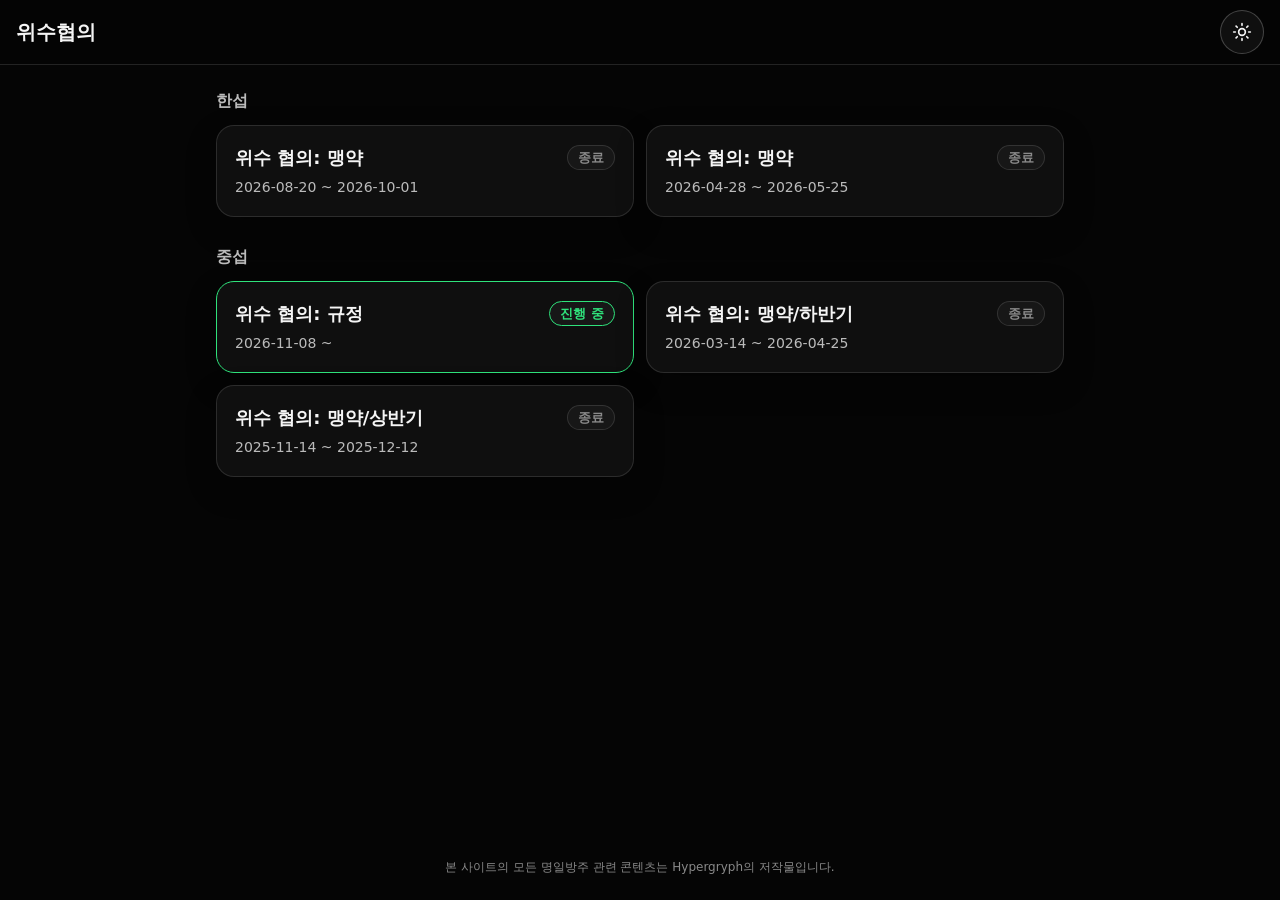
<file: index.html>
<!doctype html>
<html lang="ko">
<head>
  <meta charset="UTF-8" />
  <meta name="viewport" content="width=device-width, initial-scale=1.0" />
  <title>위수협의</title>
  <script src="js/theme.js"></script>
  <style>
    :root {
      --bg: #050505;
      --surface: #0f0f0f;
      --surface-2: #171717;
      --topbar: rgba(5,5,5,0.94);
      --border: rgba(255,255,255,0.12);
      --border-strong: rgba(255,255,255,0.22);
      --text: #f5f5f5;
      --muted: #bbbbbb;
      --faint: #8a8a8a;
      --green: #2fe27b;
      --shadow: 0 12px 30px rgba(0,0,0,0.28);
      --font: system-ui, -apple-system, 'Segoe UI', 'Malgun Gothic', 'Apple SD Gothic Neo', 'Noto Sans KR', sans-serif;
    }
    :root[data-theme="light"] {
      --bg: #f3f4f6;
      --surface: #ffffff;
      --surface-2: #f0f1f3;
      --topbar: rgba(243,244,246,0.94);
      --border: rgba(0,0,0,0.12);
      --border-strong: rgba(0,0,0,0.24);
      --text: #15171a;
      --muted: #4b5058;
      --faint: #6d727a;
      --green: #0b8f48;
      --shadow: 0 6px 18px rgba(0,0,0,0.07);
    }
    * { box-sizing: border-box; }
    body { margin:0; min-height:100vh; display:flex; flex-direction:column; background:var(--bg); color:var(--text); font-family:var(--font); line-height:1.5; }
    button { font:inherit; color:inherit; cursor:pointer; }
    header {
      position:sticky; top:0; z-index:10; display:flex; align-items:center; justify-content:space-between; gap:16px;
      padding:10px 16px; background:var(--topbar); border-bottom:1px solid var(--border); backdrop-filter:blur(10px);
    }
    h1 { margin:0; font-size:20px; font-weight:800; }
    .theme-btn { width:44px; height:44px; display:flex; align-items:center; justify-content:center; border-radius:50%; background:var(--surface); border:1px solid var(--border-strong); }
    main { flex:1; width:100%; max-width:880px; margin:0 auto; padding:24px 16px 40px; }
    .server { margin-bottom:28px; }
    .server h2 { margin:0 0 12px; font-size:16px; font-weight:700; color:var(--muted); }
    .season-list { display:grid; grid-template-columns:repeat(auto-fill, minmax(min(320px, 100%), 1fr)); gap:12px; }
    .season-card {
      display:block; padding:18px; text-decoration:none; color:inherit;
      background:var(--surface); border:1px solid var(--border); border-radius:18px; box-shadow:var(--shadow);
      transition:border-color .15s, transform .15s;
    }
    .season-card:hover, .season-card:focus-visible { border-color:var(--border-strong); transform:translateY(-1px); }
    .season-card.live { border-color:var(--green); }
    .season-title { display:flex; align-items:center; justify-content:space-between; gap:8px; font-size:18px; font-weight:800; }
    .season-date { margin-top:6px; color:var(--muted); font-size:14px; font-variant-numeric:tabular-nums; }
    .badge { flex:0 0 auto; padding:2px 10px; border-radius:999px; font-size:13px; font-weight:600; border:1px solid var(--border); background:var(--surface-2); color:var(--faint); }
    .badge.live { color:var(--green); border-color:var(--green); }
    footer { padding:12px 16px 24px; text-align:center; font-size:12px; color:var(--faint); }
  </style>
</head>
<body>
  <header>
    <h1>위수협의</h1>
    <div data-theme-slot></div>
  </header>
  <main>
    <section class="server">
      <h2>한섭</h2>
      <div class="season-list">
        <a class="season-card" href="season3kr.html" data-start="2026-08-20" data-end="2026-10-01">
          <div class="season-title"><span>위수 협의: 맹약</span><span class="badge"></span></div>
          <div class="season-date">2026-08-20 ~ 2026-10-01</div>
        </a>
        <a class="season-card" href="season2kr.html" data-start="2026-04-28" data-end="2026-05-25">
          <div class="season-title"><span>위수 협의: 맹약</span><span class="badge"></span></div>
          <div class="season-date">2026-04-28 ~ 2026-05-25</div>
        </a>
      </div>
    </section>
    <section class="server">
      <h2>중섭</h2>
      <div class="season-list">
        <!-- 종료일 미정(게임 데이터상 무기한) -->
        <a class="season-card" href="act3autochess.html" data-start="2026-11-08" data-end="9999-12-31">
          <div class="season-title"><span>위수 협의: 규정</span><span class="badge"></span></div>
          <div class="season-date">2026-11-08 ~</div>
        </a>
        <a class="season-card" href="season3.html" data-start="2026-03-14" data-end="2026-04-25">
          <div class="season-title"><span>위수 협의: 맹약/하반기</span><span class="badge"></span></div>
          <div class="season-date">2026-03-14 ~ 2026-04-25</div>
        </a>
        <a class="season-card" href="season2.html" data-start="2025-11-14" data-end="2025-12-12">
          <div class="season-title"><span>위수 협의: 맹약/상반기</span><span class="badge"></span></div>
          <div class="season-date">2025-11-14 ~ 2025-12-12</div>
        </a>
      </div>
    </section>
  </main>
  <footer>본 사이트의 모든 명일방주 관련 콘텐츠는 Hypergryph의 저작물입니다.</footer>
  <script>
    // 날짜로 시즌 상태를 표시한다
    var now = new Date();
    var today = new Date(now - now.getTimezoneOffset() * 60000).toISOString().slice(0, 10);
    document.querySelectorAll('.season-card').forEach(function (card) {
      var badge = card.querySelector('.badge');
      var live = today >= card.dataset.start && today <= card.dataset.end;
      var soon = today < card.dataset.start;
      badge.textContent = live ? '진행 중' : soon ? '예정' : '종료';
      if (live) {
        card.classList.add('live');
        badge.classList.add('live');
      }
    });
  </script>
</body>
</html>
</file>
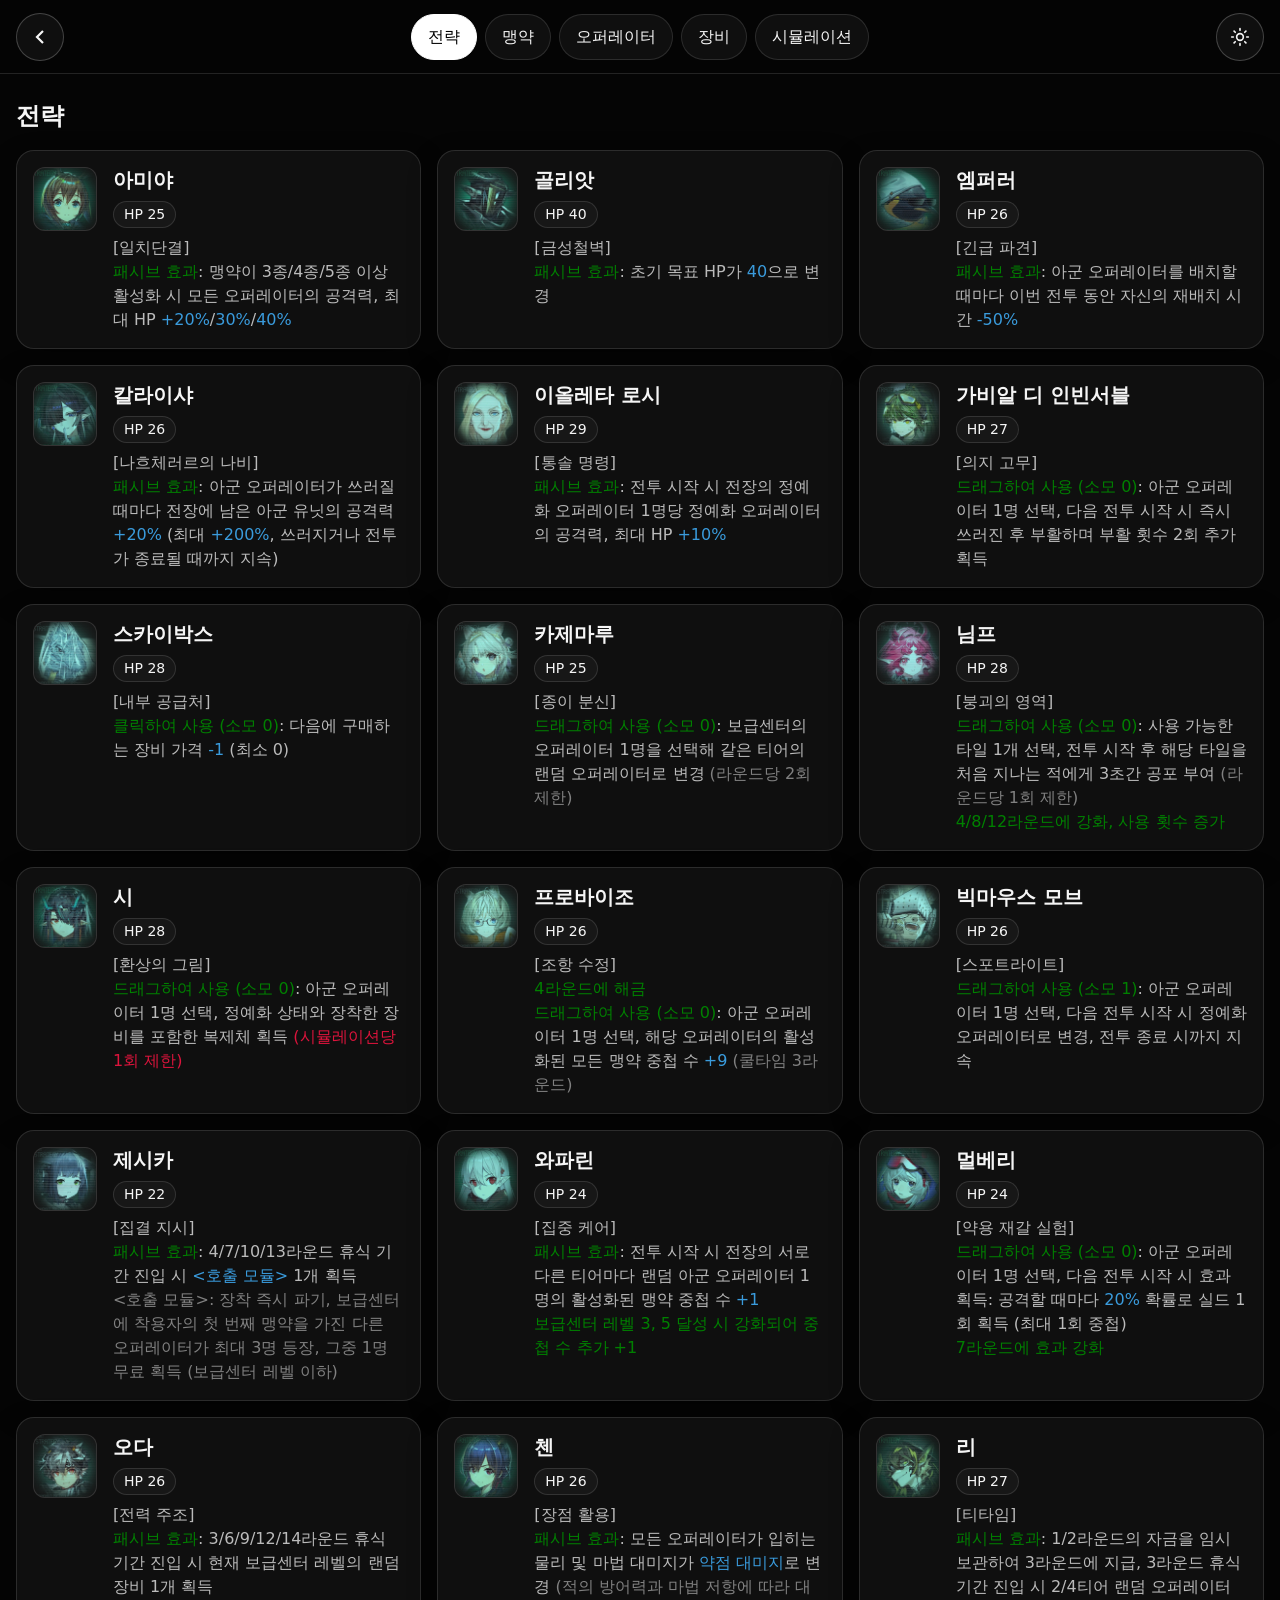
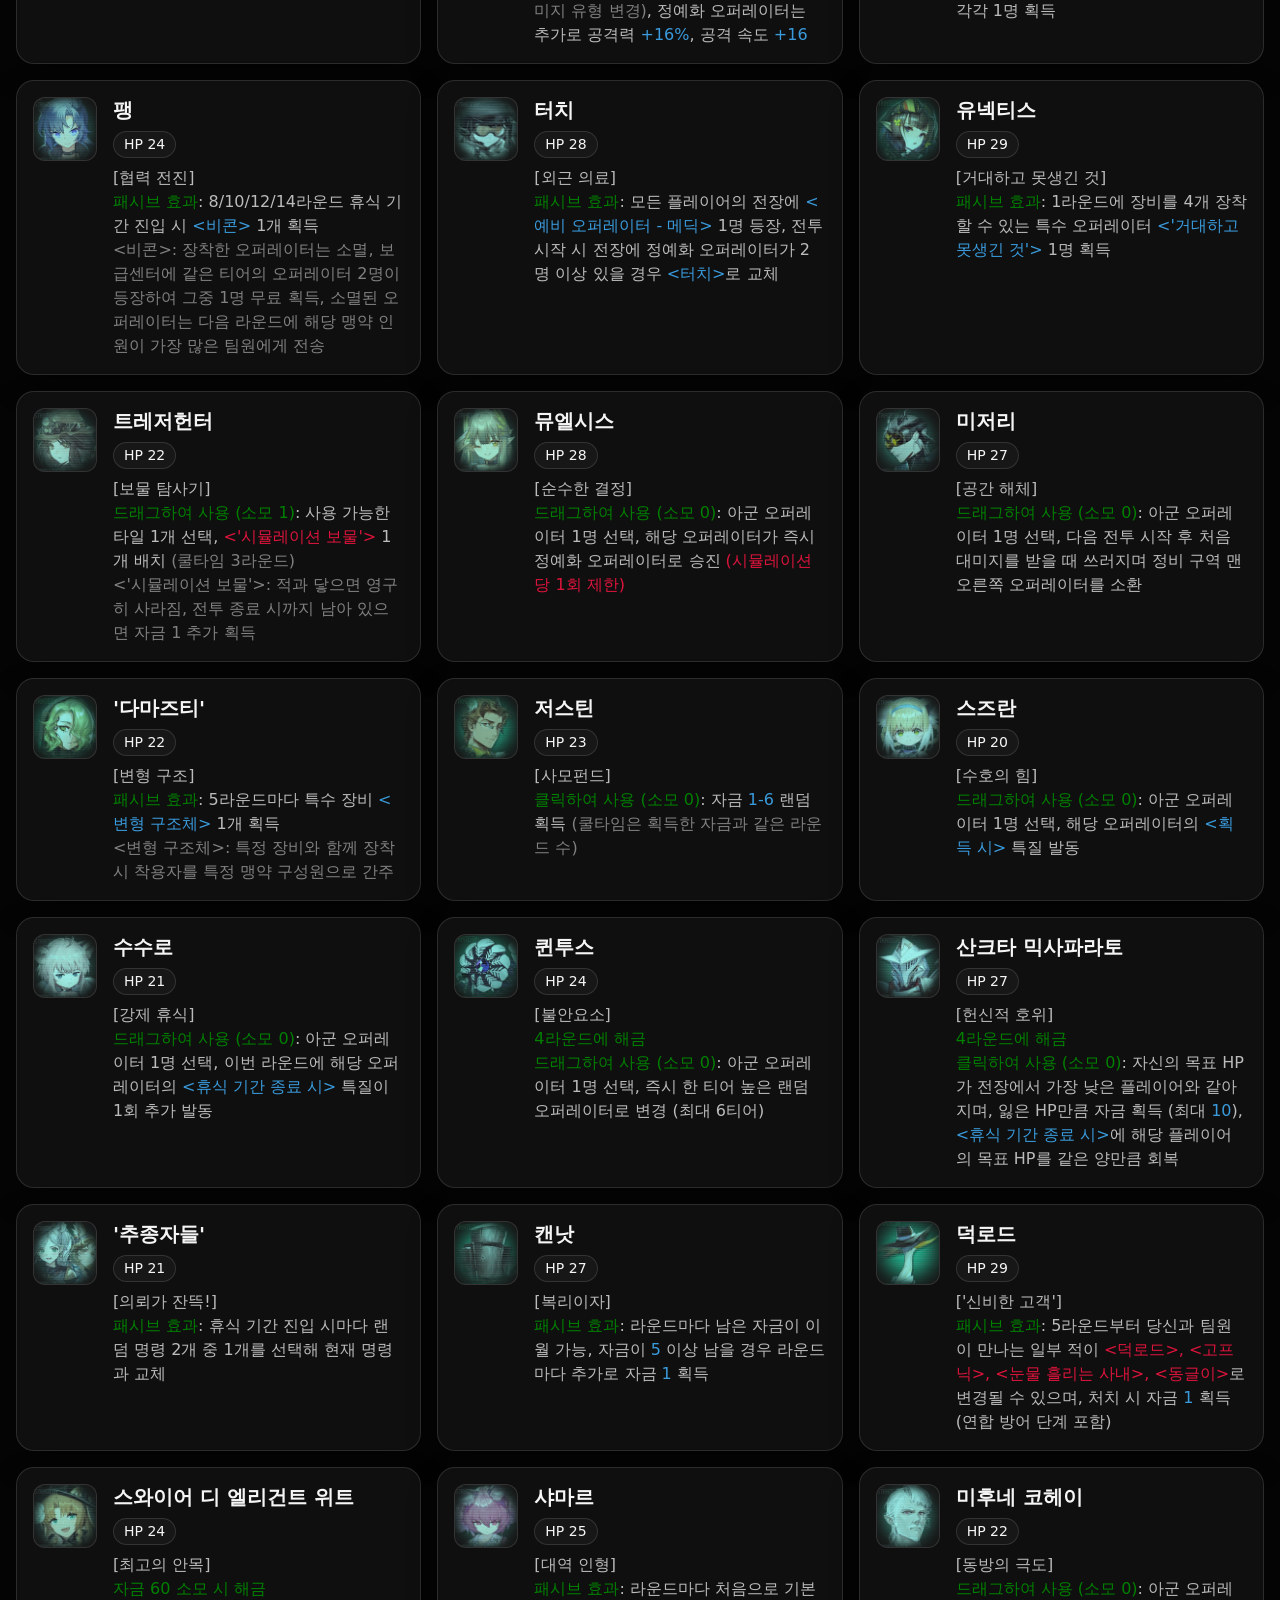
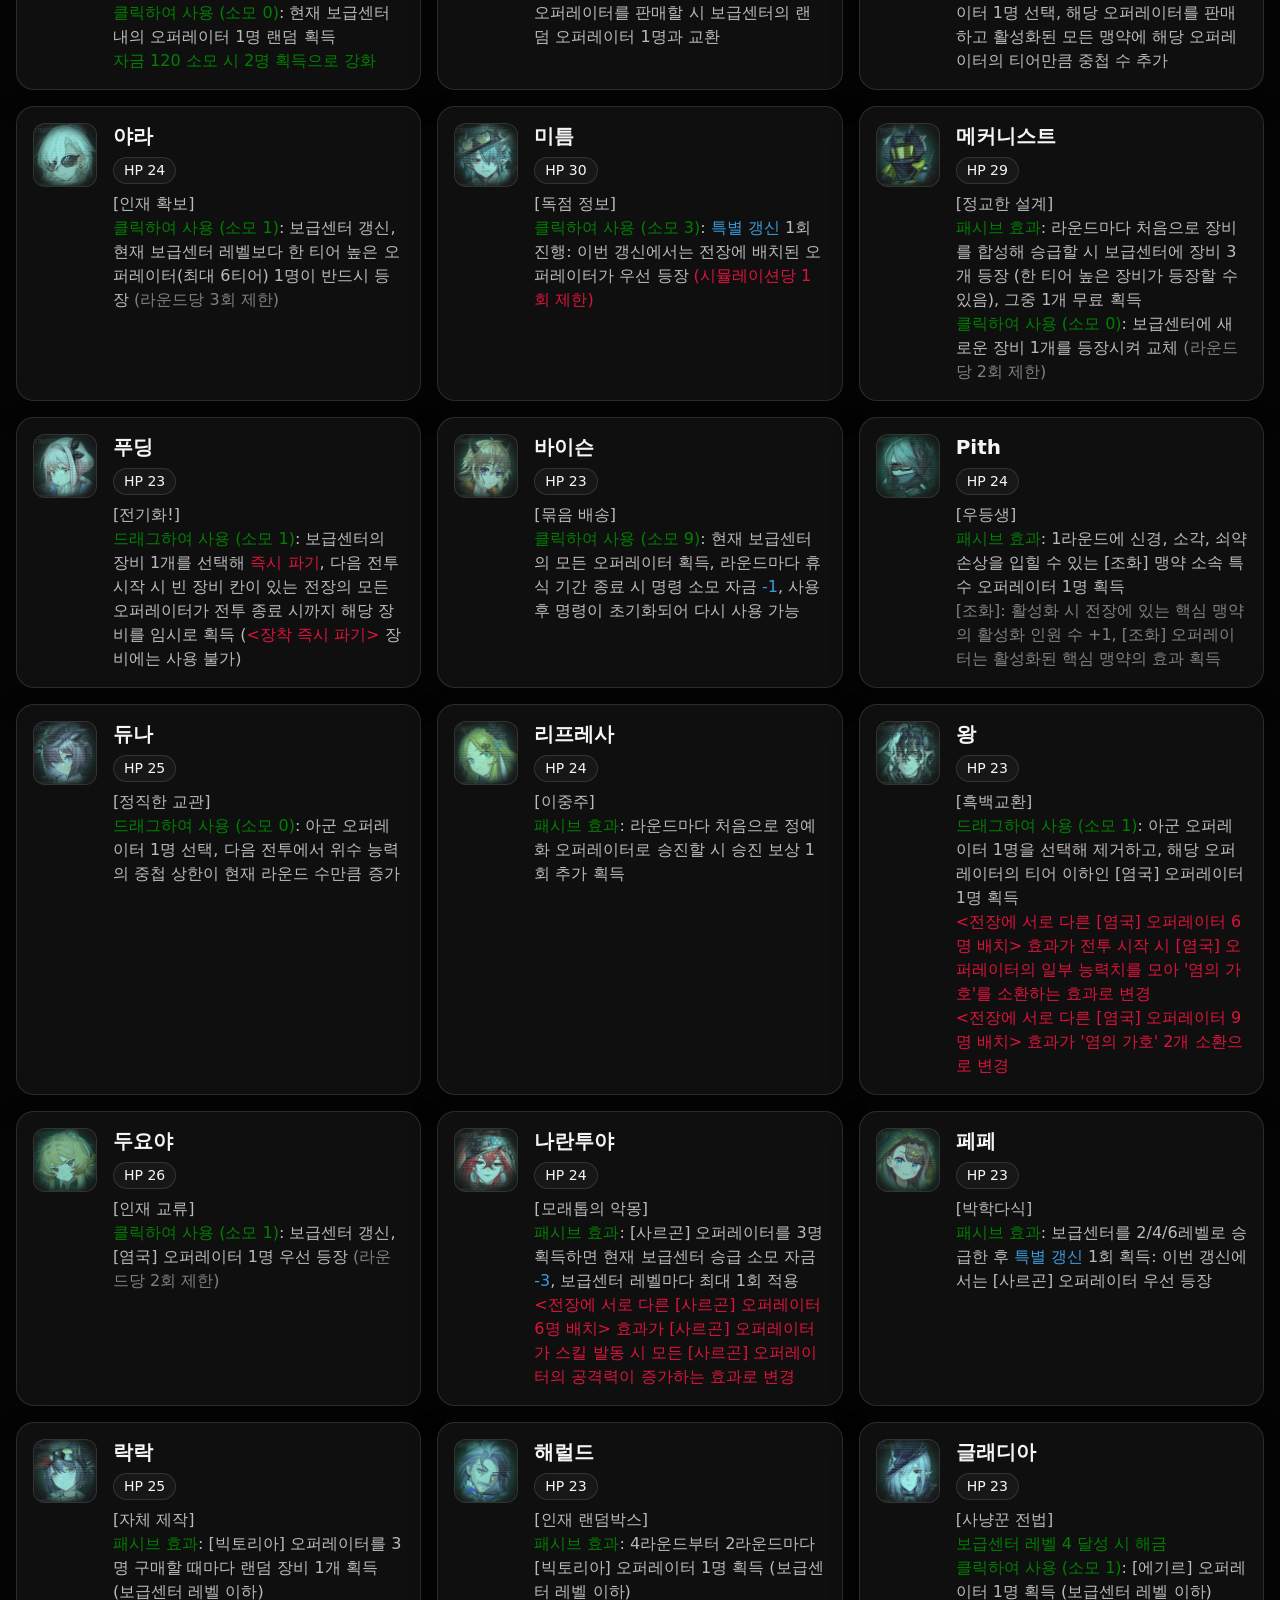
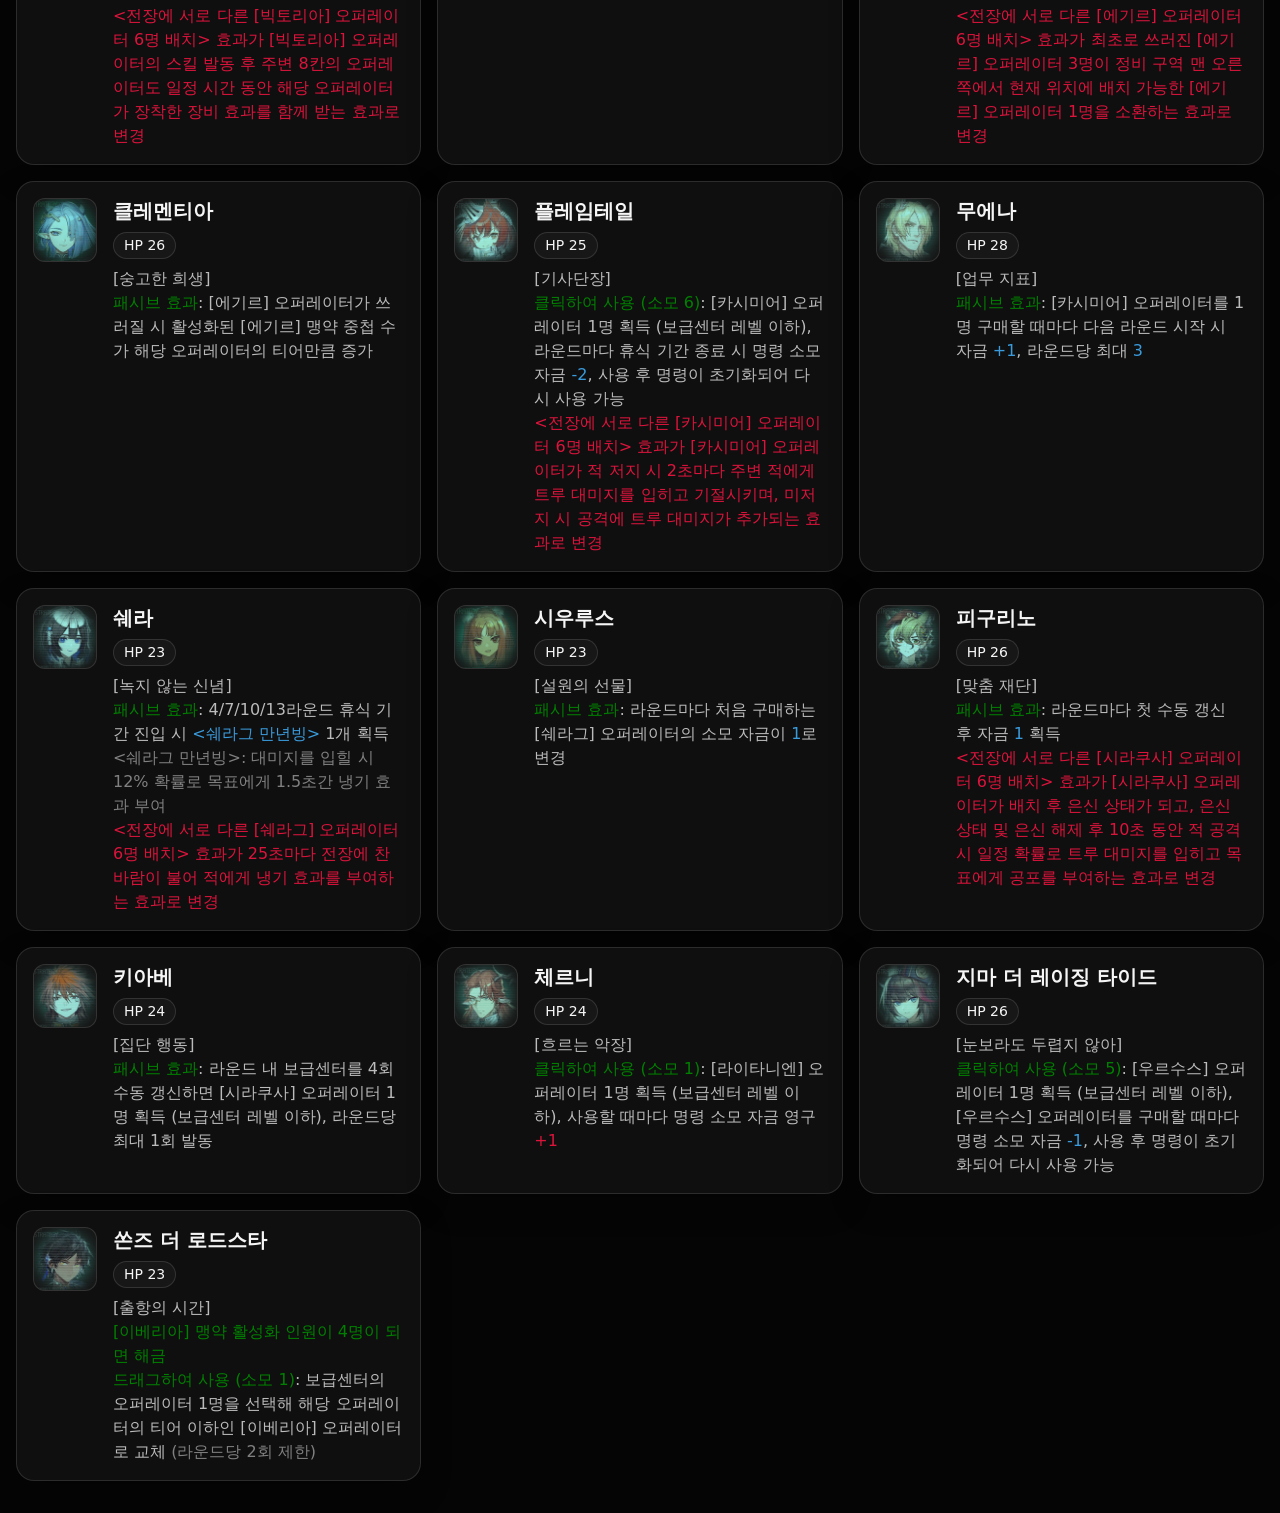
<file: act3autochess.html>
<!doctype html>
<html lang="ko">
<head>
  <meta charset="UTF-8" />
  <meta name="viewport" content="width=device-width, initial-scale=1.0" />
  <title>위수 협의: 규정</title>
  <script src="js/theme.js"></script>
  <style>
    :root {
      --bg: #050505;
      --surface: #0f0f0f;
      --surface-2: #171717;
      --surface-3: #202020;
      --topbar: rgba(5,5,5,0.94);
      --border: rgba(255,255,255,0.12);
      --border-strong: rgba(255,255,255,0.22);
      --text: #f5f5f5;
      --muted: #bbbbbb;
      --faint: #7c7c7c;
      --green: #2fe27b;
      --red: #ff5967;
      --on-bg: #ffffff;
      --on-text: #000000;
      --shadow: 0 12px 30px rgba(0,0,0,0.28);
      --radius-sm: 12px;
      --radius-md: 18px;
      --space-1: 4px;
      --space-2: 8px;
      --space-3: 12px;
      --space-4: 16px;
      --space-5: 20px;
      --space-6: 24px;
      --space-8: 32px;
      --header-h: 74px;
      --side-w: 88px;
      --avatar: 108px;
      --font: system-ui, -apple-system, 'Segoe UI', 'Malgun Gothic', 'Apple SD Gothic Neo', 'Noto Sans KR', sans-serif;
    }
    :root[data-theme="light"] {
      --bg: #f3f4f6;
      --surface: #ffffff;
      --surface-2: #f0f1f3;
      --surface-3: #e5e7ea;
      --topbar: rgba(243,244,246,0.94);
      --border: rgba(0,0,0,0.12);
      --border-strong: rgba(0,0,0,0.24);
      --text: #15171a;
      --muted: #4b5058;
      --faint: #7a7f87;
      --green: #0b8f48;
      --red: #d92d3a;
      --on-bg: #15171a;
      --on-text: #ffffff;
      --shadow: 0 6px 18px rgba(0,0,0,0.07);
    }
    * { box-sizing: border-box; }
    body { margin:0; background:var(--bg); color:var(--text); font-family:var(--font); line-height:1.5; }
    img { display:block; max-width:100%; }
    button { font: inherit; color:inherit; cursor: pointer; }
    a { color: inherit; }
    [hidden] { display:none !important; }
    .skip { position:absolute; left:-9999px; top:auto; }
    .skip:focus { left:12px; top:12px; z-index:999; background:var(--on-bg); color:var(--on-text); padding:8px 12px; }

    .topbar {
      position: sticky; top:0; z-index:50; height:var(--header-h);
      display:grid; grid-template-columns:var(--side-w) minmax(0,1fr) var(--side-w); align-items:center; gap:var(--space-4);
      padding:var(--space-3) var(--space-4); background:var(--topbar); border-bottom:1px solid var(--border); backdrop-filter: blur(10px);
    }
    .back-btn, .theme-btn {
      width:48px; height:48px; display:flex; align-items:center; justify-content:center;
      border-radius:999px; text-decoration:none; background:var(--surface); border:1px solid var(--border-strong);
    }
    [data-theme-slot] { display:flex; justify-content:flex-end; }
    .tabs { display:flex; justify-content:center; gap:var(--space-2); }
    .tab-btn {
      min-height:44px; padding:10px 16px; border-radius:999px; white-space:nowrap;
      border:1px solid var(--border); background:var(--surface);
    }
    .tab-btn.active { background:var(--on-bg); color:var(--on-text); border-color:var(--on-bg); }

    main { max-width:1280px; margin:0 auto; padding:var(--space-6) var(--space-4) var(--space-8); }
    .panel { display:none; }
    .panel.active { display:block; }
    .section-title { font-size:24px; font-weight:800; margin:0 0 var(--space-4); }
    .box {
      background:var(--surface); border:1px solid var(--border); border-radius:var(--radius-md);
      box-shadow:var(--shadow); padding:var(--space-4); margin-bottom:var(--space-6);
    }

    .strategy-list, .cards-grid, .gear-grid { display:grid; grid-template-columns:repeat(auto-fill, minmax(min(360px, 100%), 1fr)); gap:var(--space-4); }
    .strategy-card, .operator-card, .gear-card {
      background:var(--surface); border:1px solid var(--border); border-radius:var(--radius-md); box-shadow:var(--shadow); padding:var(--space-4);
    }
    .strategy-card { display:grid; grid-template-columns:64px minmax(0,1fr); gap:var(--space-4); align-items:start; }
    .operator-card { display:flex; flex-direction:column; gap:var(--space-3); }
    .operator-main, .gear-card { display:grid; grid-template-columns:var(--avatar) minmax(0,1fr); gap:var(--space-4); align-items:start; }
    .thumb, .avatar {
      width:100%; aspect-ratio:1/1; overflow:hidden; position:relative; border-radius:var(--radius-sm);
      background:var(--surface-2); border:1px solid var(--border); display:flex; align-items:center; justify-content:center;
    }
    .thumb { max-width:72px; }
    .thumb img, .avatar > img { width:100%; height:100%; object-fit:contain; }
    .name { font-size:20px; font-weight:800; line-height:1.3; }
    .sub, .muted { color:var(--muted); }
    .statline, .button-row, .inline-tags { display:flex; flex-wrap:wrap; gap:var(--space-2); }
    .statline { margin:var(--space-2) 0; }
    .pill, .tag-with-icon, .filter-chip, .synergy-btn, .reset-btn, .recipe-btn {
      display:inline-flex; align-items:center; gap:var(--space-2); min-height:40px; padding:6px 10px;
      border:1px solid var(--border); background:var(--surface-2); border-radius:var(--radius-sm);
    }
    .reset-btn { min-height:36px; padding:4px 12px; }
    .mini-pill { display:inline-flex; padding:2px 10px; border:1px solid var(--border); background:var(--surface-2); border-radius:999px; font-size:14px; }
    .filter-chip.active, .synergy-btn.active, .recipe-btn.active { background:var(--on-bg); color:var(--on-text); border-color:var(--on-bg); }
    .synergy-btn.banned { border-color:var(--red); color:var(--red); box-shadow: inset 0 0 0 1px var(--red); }
    .synergy-btn.banned img { filter:grayscale(1); opacity:.6; }
    .group-stack { display:grid; gap:var(--space-5); }
    .group-title, .tier-header { display:flex; align-items:center; gap:10px; font-weight:800; }
    .group-title { font-size:18px; margin-bottom:var(--space-2); }
    .tier-header { font-size:18px; margin-bottom:var(--space-3); }
    .tier-block, .sim-group { margin-bottom:var(--space-6); }
    .filter-title { color:var(--muted); font-size:14px; margin-bottom:6px; }
    .filter-body { display:grid; gap:var(--space-3); margin-top:var(--space-3); }
    details > summary { cursor:pointer; font-weight:700; list-style-position:inside; }
    .tier-badge { position:absolute; left:0; bottom:0; width:32px; height:32px; border-radius:0 8px 0 0; overflow:hidden; background:#000; border:1px solid rgba(255,255,255,0.26); }
    .tier-badge img { width:100%; height:100%; object-fit:cover; }
    .icon24, .icon28, .icon32 { object-fit:cover; border-radius:8px; border:1px solid var(--border); background:#26282b; flex:0 0 auto; }
    .icon24 { width:26px; height:26px; }
    .icon28 { width:30px; height:30px; }
    .icon32 { width:36px; height:36px; }
    .synergy-head { display:grid; grid-template-columns:120px minmax(0,1fr); gap:var(--space-4); margin-bottom:var(--space-4); }
    .synergy-head .thumb { max-width:120px; }
    .recipe-box { display:none; margin-top:var(--space-2); }
    .recipe-box.active { display:block; }
    .recipe-line { display:flex; align-items:center; gap:var(--space-2); overflow-x:auto; padding:6px 0; }
    .recipe-inline-img { width:44px; height:44px; object-fit:cover; border-radius:6px; border:1px solid var(--border); background:#26282b; flex:0 0 auto; }
    .recipe-btn-img { width:32px; height:32px; object-fit:cover; border-radius:4px; flex:0 0 auto; }
    .empty { color:var(--faint); padding:12px 0; }

    /* 시뮬레이션 */
    .sim-topline { display:flex; justify-content:space-between; align-items:center; gap:var(--space-3); flex-wrap:wrap; margin-bottom:var(--space-3); }
    .sim-topline .group-title { margin:0; }
    .sim-status { position:sticky; top:calc(var(--header-h) + 8px); z-index:30; padding:var(--space-3); }
    .sim-status .sim-topline { margin-bottom:var(--space-2); }
    .sim-count.full { color:var(--red); }
    .slot-grid { display:grid; grid-template-columns:repeat(9, minmax(0, 72px)); gap:var(--space-2); margin-bottom:var(--space-2); }
    .slot, .slot-empty { position:relative; aspect-ratio:1/1; border-radius:var(--radius-sm); border:1px solid var(--border); background:var(--surface-2); }
    .slot { cursor:pointer; }
    .slot > img.portrait { width:100%; height:100%; object-fit:cover; border-radius:inherit; }
    .slot-empty { border-style:dashed; }
    .slot .tier-badge { width:30%; height:30%; }
    .slot-x {
      position:absolute; top:-5px; right:-5px; width:22px; height:22px; padding:0; display:flex; align-items:center; justify-content:center;
      border-radius:50%; border:1px solid var(--border-strong); background:var(--surface-3); font-size:13px; line-height:1;
    }
    .slot-gear { position:absolute; right:2px; bottom:2px; width:34%; height:34%; border-radius:6px; border:1px solid var(--green); background:#26282b; object-fit:cover; }
    .status-grid { display:flex; flex-wrap:wrap; gap:6px; max-height:92px; overflow-y:auto; }
    .status-empty { color:var(--faint); font-size:14px; }
    .status-chip { display:flex; align-items:center; gap:6px; padding:3px 8px 3px 4px; border:1px solid var(--border); border-radius:10px; color:var(--muted); background:var(--surface-2); font-size:14px; white-space:nowrap; }
    .status-chip.active { color:var(--green); border-color:var(--green); }
    .status-chip .num { font-weight:800; font-variant-numeric:tabular-nums; }
    .status-chip .boost { font-size:12px; color:var(--green); }
    .pips { display:inline-flex; gap:2px; }
    .pips i { width:6px; height:6px; border-radius:50%; background:var(--surface-3); border:1px solid var(--border-strong); }
    .pips i.on { background:var(--green); border-color:var(--green); }
    .sim-filter { display:flex; flex-wrap:wrap; align-items:center; gap:var(--space-2); }
    .search-input { flex:1 1 180px; min-width:0; min-height:40px; padding:6px 12px; border-radius:var(--radius-sm); border:1px solid var(--border); background:var(--surface-2); color:var(--text); font:inherit; }
    .sim-op-grid { display:grid; grid-template-columns:repeat(auto-fill, minmax(74px, 1fr)); gap:10px; max-width:100%; }
    .sim-cell { position:relative; }
    .sim-op { display:block; width:100%; aspect-ratio:1/1; padding:0; position:relative; overflow:hidden; border-radius:14px; border:1px solid var(--border); background:var(--surface-2); }
    .sim-op > img { width:100%; height:100%; object-fit:cover; }
    .sim-op .tier-badge { width:24px; height:24px; }
    .sim-cell.selected .sim-op { box-shadow: inset 0 0 0 3px var(--green); border-color:var(--green); }
    .sim-cell.selected .sim-op > img { opacity:.72; }
    .sim-cell.banned .sim-op { border-color:var(--red); cursor:not-allowed; }
    .sim-cell.banned .sim-op > img { filter:grayscale(1); opacity:.35; }
    .sim-cell.maxed:not(.selected) .sim-op { opacity:.45; cursor:not-allowed; }
    .sim-info {
      position:absolute; top:2px; right:2px; width:18px; height:18px; padding:0; display:flex; align-items:center; justify-content:center;
      border-radius:50%; border:1px solid rgba(255,255,255,0.35); background:rgba(0,0,0,0.5); color:#fff; font-size:11px; font-weight:800; line-height:1;
    }
    .sim-info::after { content:''; position:absolute; inset:-6px; }

    dialog.sheet {
      width:min(520px, 100%); max-height:85vh; padding:var(--space-4); color:var(--text); background:var(--surface);
      border:1px solid var(--border-strong); border-radius:var(--radius-md); overflow:auto;
    }
    dialog.sheet::backdrop { background:rgba(0,0,0,0.55); }
    .sheet-head { display:grid; grid-template-columns:84px minmax(0,1fr) auto; gap:var(--space-3); align-items:start; margin-bottom:var(--space-3); }
    .sheet-close { width:36px; height:36px; padding:0; border-radius:50%; border:1px solid var(--border); background:var(--surface-2); }
    .sheet-section { margin-top:var(--space-4); }
    .sheet-action { width:100%; min-height:44px; margin-top:var(--space-4); border-radius:var(--radius-sm); border:1px solid var(--on-bg); background:var(--on-bg); color:var(--on-text); font-weight:700; }
    .sheet-action.remove { background:transparent; color:var(--red); border-color:var(--red); }
    .sheet-action:disabled { opacity:.45; cursor:not-allowed; }
    .gear-choice { display:flex; flex-wrap:wrap; gap:6px; }
    .gear-choice button { display:inline-flex; align-items:center; gap:6px; padding:4px 8px; border-radius:10px; border:1px solid var(--border); background:var(--surface-2); font-size:14px; }
    .gear-choice button.active { border-color:var(--green); color:var(--green); box-shadow:inset 0 0 0 1px var(--green); }
    .gear-choice button:disabled { opacity:.4; cursor:not-allowed; }

    @media (max-width: 900px) {
      :root { --header-h: 60px; --side-w: 44px; --avatar: 72px; }
      .topbar { gap:var(--space-2); padding:6px var(--space-2); }
      .back-btn, .theme-btn { width:42px; height:42px; }
      .tabs { justify-content:flex-start; overflow-x:auto; scrollbar-width:none; }
      .tabs::-webkit-scrollbar { display:none; }
      .tab-btn { min-height:38px; padding:6px 12px; }
      main { padding:var(--space-3) var(--space-3) var(--space-6); }
      .section-title { font-size:20px; margin-bottom:var(--space-3); }
      .box { padding:var(--space-3); margin-bottom:var(--space-4); }
      .strategy-card, .operator-card, .gear-card { padding:var(--space-3); }
      .operator-main, .gear-card { gap:var(--space-3); }
      .strategy-card { grid-template-columns:48px minmax(0,1fr); gap:var(--space-3); }
      .strategy-list, .cards-grid, .gear-grid { gap:var(--space-3); }
      .name { font-size:17px; }
      .strategy-card .muted, .trait { font-size:14px; }
      .tag-with-icon { min-height:32px; padding:2px 8px 2px 3px; font-size:14px; }
      .synergy-head { grid-template-columns:64px minmax(0,1fr); }
      .tier-badge { width:24px; height:24px; }
      .pill, .filter-chip, .synergy-btn, .recipe-btn { min-height:36px; padding:3px 8px 3px 4px; font-size:14px; }
      .sim-status { top:calc(var(--header-h) + 4px); padding:var(--space-2); }
      .sim-status .sim-topline { margin-bottom:6px; }
      .sim-status .group-title { font-size:15px; }
      .slot-grid { gap:5px; margin-bottom:6px; }
      .slot-x { width:18px; height:18px; top:-4px; right:-4px; font-size:11px; }
      .status-grid { flex-wrap:nowrap; overflow-x:auto; max-height:none; padding-bottom:2px; scrollbar-width:thin; }
      .status-chip { font-size:13px; flex:0 0 auto; }
      .status-chip .icon24 { width:22px; height:22px; }
      .sim-op-grid { grid-template-columns:repeat(auto-fill, minmax(60px, 1fr)); gap:7px; }
      .sim-op .tier-badge { width:20px; height:20px; }
      dialog.sheet { margin:auto auto 0; width:100%; max-width:100%; border-radius:var(--radius-md) var(--radius-md) 0 0; }
    }
  </style>
</head>
<body>
  <a class="skip" href="#content">본문으로 건너뛰기</a>
  <header class="topbar" aria-label="상단 고정 메뉴">
    <a class="back-btn" href="index.html" aria-label="시즌 선택으로 돌아가기">
      <svg width="24" height="24" viewBox="0 0 24 24" fill="none" stroke="currentColor" stroke-width="2.2" aria-hidden="true"><path d="M15 18l-6-6 6-6"/></svg>
    </a>
    <nav class="tabs" aria-label="탭 메뉴"></nav>
    <div data-theme-slot></div>
  </header>
  <main id="content">
    <section class="panel" data-panel="strategy"></section>
    <section class="panel" data-panel="synergy"></section>
    <section class="panel" data-panel="operators"></section>
    <section class="panel" data-panel="gear"></section>
    <section class="panel" data-panel="simulation"></section>
  </main>
  <dialog class="sheet" id="op-sheet" aria-label="오퍼레이터 특질"></dialog>

  <script type="module">
    import { data } from '/js/act3autochess/data.js';

    const STORE_KEY = 'ac-state:act3autochess';
    const MAX_SELECT = 9;
    // 변형 구조체(gear1) + 장비(gear2) = 맹약(oath). ID는 data.js 기준
    const recipeLines = [
      { gear1: 62, gear2: 20, oath: 1 }, // 염국 단검 = 염국
      { gear1: 62, gear2: 11, oath: 2 }, // 사르곤 농차 = 사르곤
      { gear1: 62, gear2: 1, oath: 3 }, // 빅토리아 해머 = 빅토리아
      { gear1: 62, gear2: 42, oath: 4 }, // 쉐라그 만년빙 = 쉐라그
      { gear1: 62, gear2: 23, oath: 5 }, // 에기르 칼날 = 에기르
      { gear1: 62, gear2: 18, oath: 6 }, // 시라쿠사 정장 = 시라쿠사
      { gear1: 62, gear2: 37, oath: 7 }, // 카시미어 스포츠 깃발 = 카시미어
      { gear1: 62, gear2: 29, oath: 8 }, // 우르수스 호흡기 = 우르수스
      { gear1: 62, gear2: 31, oath: 9 }, // 이베리아 뼈가시 칼 = 이베리아
      { gear1: 62, gear2: 41, oath: 10 }, // 라이타니엔 작은 북 = 라이타니엔
      { gear1: 62, gear2: 19, oath: 11 }, // 정밀 조준경 = 정밀
      { gear1: 62, gear2: 21, oath: 12 }, // 신속 전투식량 = 신속
      { gear1: 62, gear2: 17, oath: 13 }, // 기민 터빈 장갑 = 기민
      { gear1: 62, gear2: 2, oath: 14 }, // 고수 방패 = 고수
      { gear1: 62, gear2: 27, oath: 19 }, // 기습 수류탄 = 기습
      { gear1: 62, gear2: 8, oath: 20 }, // 불굴의 사출기 = 불굴
      { gear1: 62, gear2: 16, oath: 25 }, // 결집 구급상자 = 결집
      { gear1: 62, gear2: 24, oath: 26 }, // 아케인 마법진 = 아케인
    ];

    const tabs = [
      { key: 'strategy', label: '전략' },
      { key: 'synergy', label: '맹약' },
      { key: 'operators', label: '오퍼레이터' },
      { key: 'gear', label: '장비' },
      { key: 'simulation', label: '시뮬레이션' }
    ];

    const tierList = [1,2,3,4,5,6].map(n => ({ id: n, name: `${n}티어`, image: `images/stage${n}.webp` }));
    const tierMap = new Map(tierList.map(t => [String(t.id), t]));

    // 효과 문구의 "전장에 ... N명 배치"에서 추가 활성화 인원을 읽는다
    function breakpointsOf(required, effect) {
      const found = [...String(effect || '').matchAll(/전장에[^<>]*?(?:<span[^>]*>)?(\d+)(?:<\/span>)?\s*명?\s*배치/g)].map(m => Number(m[1]));
      return [...new Set([required, ...found])].filter(n => n > 0).sort((a, b) => a - b);
    }

    const oaths = (data?.oaths || []).map(o => ({
      ...o,
      key: String(o.id),
      type: o.type === 'core' ? 'core' : 'sub',
      required: Number(o.needCount || 0),
      description: o.effect || '',
      noBan: Boolean(o.noBan),
      breakpoints: breakpointsOf(Number(o.needCount || 0), o.effect)
    }));
    const oathNameMap = new Map(oaths.map(o => [o.name, o]));
    const oathKeyMap = new Map(oaths.map(o => [o.key, o]));
    const harmonyKey = oathNameMap.get('조화')?.key;

    const operators = (data?.operators || []).map(op => ({
      ...op,
      key: String(op.id),
      tier: Number(op.stage),
      synergies: (op.oaths || []).map(name => oathNameMap.get(name)?.key).filter(Boolean),
      class: op.class || '',
      traitLabel: op.trait || '',
      traitDescriptionText: op.traitDescription || ''
    }));
    const operatorMap = new Map(operators.map(op => [op.key, op]));

    const abilities = (data?.abilities || []).map(a => ({
      ...a,
      key: String(a.id),
      image: a.img,
      content: String(a.effect || '').replaceAll('<표준 시뮬레이션>', '<br><br><span class="sub">표준 시뮬레이션</span> ')
    }));

    const tools = (data?.tools || []).map(t => ({
      ...t,
      key: String(t.id),
      tier: Number(t.stage),
      image: t.img,
      effectText: t.effect || ''
    }));
    const toolMap = new Map(tools.map(t => [t.key, t]));

    const recipeImage = "images/조합법.webp";
    const hasClassField = operators.some(op => op.class);
    const traitValues = [...new Set(operators.map(op => op.traitLabel).filter(Boolean))];
    const classValues = [...new Set(operators.map(op => op.class).filter(Boolean))];
    const isWide = () => window.innerWidth > 900;

    const state = {
      tab: 'strategy',
      synergySelected: oaths[0]?.key || null,
      operatorFilters: { core:'all', sub:'all', tier:'all', class:'all', trait:'all' },
      gearTier: 'all',
      recipeOpen: false,
      simSelected: [],
      simBanned: [],
      simGear: {},
      simTier: 'all',
      simSearch: ''
    };

    // 새로고침해도 탭과 시뮬레이션 상태를 유지한다
    function loadState() {
      try {
        const saved = JSON.parse(localStorage.getItem(STORE_KEY) || '{}');
        if (tabs.some(t => t.key === saved.tab)) state.tab = saved.tab;
        state.simSelected = (saved.simSelected || []).filter(k => operatorMap.has(k)).slice(0, MAX_SELECT);
        state.simBanned = (saved.simBanned || []).filter(k => oathKeyMap.has(k) && !oathKeyMap.get(k).noBan);
        Object.entries(saved.simGear || {}).forEach(([opKey, oathKey]) => {
          if (state.simSelected.includes(opKey) && oathKeyMap.has(oathKey)) state.simGear[opKey] = oathKey;
        });
      } catch (e) {}
    }
    function saveState() {
      try {
        localStorage.setItem(STORE_KEY, JSON.stringify({ tab: state.tab, simSelected: state.simSelected, simBanned: state.simBanned, simGear: state.simGear }));
      } catch (e) {}
    }

    const $ = (sel, root=document) => root.querySelector(sel);
    const $$ = (sel, root=document) => [...root.querySelectorAll(sel)];

    const img = (src, cls='', alt='') => `<img src="${src}" class="${cls}" alt="${alt}" loading="lazy" decoding="async">`;
    const imgEager = (src, cls='', alt='') => `<img src="${src}" class="${cls}" alt="${alt}" decoding="async">`;
    const imgNow = (src, cls='', alt='') => `<img src="${src}" class="${cls}" alt="${alt}" decoding="sync">`;
    const tierImage = tier => tierMap.get(String(tier))?.image || `images/stage${tier}.webp`;
    const toNode = html => { const t = document.createElement('template'); t.innerHTML = html.trim(); return t.content.firstElementChild; };

    function synergyTags(ids=[]) {
      return ids.map(id => {
        const s = oathKeyMap.get(String(id));
        if (!s) return '';
        return `<span class="tag-with-icon">${img(s.img,'icon24',s.name)}<span>${s.name}</span></span>`;
      }).join('');
    }

    function strategyCard(s) {
      return `
        <article class="strategy-card">
          <div class="thumb">${img(s.image,'',s.name)}</div>
          <div>
            <div class="name">${s.name}</div>
            <div class="statline"><span class="mini-pill">HP ${s.hp ?? '-'}</span></div>
            <div class="muted">${s.content}</div>
          </div>
        </article>`;
    }

    function operatorCard(op) {
      return `
        <article class="operator-card">
          <div class="operator-main">
            <div class="avatar">
              ${img(op.img,'',op.name)}
              <span class="tier-badge">${img(tierImage(op.tier),'',`${op.tier}티어`)}</span>
            </div>
            <div>
              <div class="name">${op.name}</div>
              <div class="sub">${op.class || '-'}</div>
              <div style="margin-top:6px;"><span class="mini-pill">${op.traitLabel || '특질'}</span></div>
              <div class="trait" style="margin-top:6px;">${op.traitDescriptionText || ''}</div>
            </div>
          </div>
          <div class="inline-tags">${synergyTags(op.synergies)}</div>
        </article>`;
    }

    function gearCard(item) {
      return `
        <article class="gear-card">
          <div class="avatar">
            ${img(item.image,'',item.name)}
            <span class="tier-badge">${img(tierImage(item.tier),'',`${item.tier}티어`)}</span>
          </div>
          <div>
            <div class="name">${item.name}</div>
            <div class="trait" style="margin-top:6px;">${item.effectText}</div>
          </div>
        </article>`;
    }

    function renderTabs() {
      const nav = $('.tabs');
      nav.innerHTML = tabs.map(tab => `<button class="tab-btn" data-tab="${tab.key}">${tab.label}</button>`).join('');
      nav.addEventListener('click', e => {
        const btn = e.target.closest('[data-tab]');
        if (btn) showTab(btn.dataset.tab, true);
      });
    }

    function renderStrategy() {
      const panel = $('[data-panel="strategy"]');
      panel.innerHTML = `
        <h1 class="section-title">전략</h1>
        <div class="strategy-list">${abilities.map(strategyCard).join('') || '<div class="empty">전략 데이터가 없습니다.</div>'}</div>`;
    }

    function renderSynergy() {
      const panel = $('[data-panel="synergy"]');
      const core = oaths.filter(s => s.type === 'core');
      const sub = oaths.filter(s => s.type === 'sub');
      const btn = s => `<button class="synergy-btn" data-sel-synergy="${s.key}">${img(s.img,'icon28',s.name)}<span>${s.name}</span></button>`;
      panel.innerHTML = `
        <h2 class="section-title">맹약</h2>
        <div class="group-stack">
          <section>
            <div class="group-title">핵심 맹약</div>
            <div class="button-row">${core.map(btn).join('') || '<div class="empty">핵심 맹약 없음</div>'}</div>
          </section>
          <section>
            <div class="group-title">부가 맹약</div>
            <div class="button-row">${sub.map(btn).join('') || '<div class="empty">부가 맹약 없음</div>'}</div>
          </section>
          <section data-synergy-detail></section>
        </div>`;
      panel.addEventListener('click', e => {
        const b = e.target.closest('[data-sel-synergy]');
        if (!b) return;
        state.synergySelected = b.dataset.selSynergy;
        updateSynergy();
      });
      updateSynergy();
    }

    function updateSynergy() {
      const panel = $('[data-panel="synergy"]');
      const selected = oathKeyMap.get(String(state.synergySelected)) || oaths[0];
      $$('[data-sel-synergy]', panel).forEach(b => b.classList.toggle('active', b.dataset.selSynergy === selected?.key));
      const members = operators.filter(op => op.synergies.includes(selected?.key));
      $('[data-synergy-detail]', panel).innerHTML = selected ? `
        <div class="box">
          <div class="synergy-head">
            <div class="thumb">${img(selected.img,'',selected.name)}</div>
            <div>
              <div class="name">${selected.name}</div>
              <div class="statline"><span class="mini-pill">활성화 필요 인원 ${selected.required}</span></div>
              <div>${selected.description}</div>
            </div>
          </div>
          <div class="cards-grid">${members.map(operatorCard).join('') || '<div class="empty">해당 맹약 오퍼레이터가 없습니다.</div>'}</div>
        </div>` : '';
    }

    function renderOperators() {
      const panel = $('[data-panel="operators"]');
      const coreList = oaths.filter(s => s.type === 'core');
      const subList = oaths.filter(s => s.type === 'sub');
      const chip = (filter, value, body) => `<button class="filter-chip" data-filter="${filter}" data-value="${value}">${body}</button>`;
      const row = (title, filter, chips) => `
        <div>
          <div class="filter-title">${title}</div>
          <div class="button-row">${chip(filter, 'all', '전체')}${chips}</div>
        </div>`;
      panel.innerHTML = `
        <h2 class="section-title">오퍼레이터</h2>
        <details class="box" ${isWide() ? 'open' : ''}>
          <summary>필터 <span class="muted" data-filter-count></span></summary>
          <div class="filter-body">
            ${row('핵심 맹약', 'core', coreList.map(s => chip('core', s.key, `${img(s.img,'icon24',s.name)}<span>${s.name}</span>`)).join(''))}
            ${row('부가 맹약', 'sub', subList.map(s => chip('sub', s.key, `${img(s.img,'icon24',s.name)}<span>${s.name}</span>`)).join(''))}
            ${row('티어', 'tier', tierList.map(t => chip('tier', t.id, img(t.image,'icon24',t.name))).join(''))}
            ${hasClassField ? row('분류', 'class', classValues.map(c => chip('class', c, c)).join('')) : ''}
            ${row('특질', 'trait', traitValues.map(t => chip('trait', t, t)).join(''))}
            <div><button class="reset-btn" data-reset-operators>필터 초기화</button></div>
          </div>
        </details>
        <div data-operator-results></div>`;
      panel.addEventListener('click', e => {
        const btn = e.target.closest('[data-filter]');
        if (btn) {
          const { filter, value } = btn.dataset;
          state.operatorFilters[filter] = state.operatorFilters[filter] === value ? 'all' : value;
          updateOperators();
        } else if (e.target.closest('[data-reset-operators]')) {
          state.operatorFilters = { core:'all', sub:'all', tier:'all', class:'all', trait:'all' };
          updateOperators();
        }
      });
      updateOperators();
    }

    function updateOperators() {
      const panel = $('[data-panel="operators"]');
      const f = state.operatorFilters;
      $$('[data-filter]', panel).forEach(b => b.classList.toggle('active', String(f[b.dataset.filter]) === b.dataset.value));
      const applied = Object.values(f).filter(v => v !== 'all').length;
      $('[data-filter-count]', panel).textContent = applied ? `${applied}개 적용` : '';
      const filtered = operators.filter(op =>
        (f.core === 'all' || op.synergies.includes(f.core)) &&
        (f.sub === 'all' || op.synergies.includes(f.sub)) &&
        (f.tier === 'all' || String(op.tier) === String(f.tier)) &&
        (!hasClassField || f.class === 'all' || op.class === f.class) &&
        (f.trait === 'all' || op.traitLabel === f.trait));
      $('[data-operator-results]', panel).innerHTML = tierList.map(t => {
        const list = filtered.filter(op => String(op.tier) === String(t.id));
        if (!list.length) return '';
        return `<section class="tier-block"><div class="tier-header">${img(t.image,'icon32',t.name)}<span>${t.name}</span></div><div class="cards-grid">${list.map(operatorCard).join('')}</div></section>`;
      }).join('') || '<div class="empty">조건에 맞는 오퍼레이터가 없습니다.</div>';
    }

    function renderGear() {
      const panel = $('[data-panel="gear"]');
      const gearImage = id => toolMap.get(String(id))?.image || '';
      const oathImage = id => oathKeyMap.get(String(id))?.img || '';
      panel.innerHTML = `
        <h2 class="section-title">장비</h2>
        <section class="box filter-body" style="margin-top:0;">
          <div class="button-row">
            <button class="recipe-btn" data-recipe-toggle>
              ${recipeImage ? `<img src="${recipeImage}" class="recipe-btn-img" alt="">` : ''}
              <span>조합법</span>
            </button>
          </div>
          <div class="recipe-box" data-recipe-box>
            ${recipeLines.map(line => `
              <div class="recipe-line">
                ${img(gearImage(line.gear1),'recipe-inline-img')}
                <span>+</span>
                ${img(gearImage(line.gear2),'recipe-inline-img')}
                <span>=</span>
                ${img(oathImage(line.oath),'recipe-inline-img')}
              </div>
            `).join('')}
          </div>
          <div>
            <div class="filter-title">티어</div>
            <div class="button-row">
              <button class="filter-chip" data-gear-tier="all">전체</button>
              ${tierList.map(t => `<button class="filter-chip" data-gear-tier="${t.id}">${img(t.image,'icon24',t.name)}</button>`).join('')}
            </div>
          </div>
        </section>
        <div data-gear-results></div>`;
      panel.addEventListener('click', e => {
        if (e.target.closest('[data-recipe-toggle]')) {
          state.recipeOpen = !state.recipeOpen;
          updateGear();
        }
        const tierBtn = e.target.closest('[data-gear-tier]');
        if (tierBtn) {
          state.gearTier = tierBtn.dataset.gearTier;
          updateGear();
        }
      });
      updateGear();
    }

    function updateGear() {
      const panel = $('[data-panel="gear"]');
      $('[data-recipe-toggle]', panel).classList.toggle('active', state.recipeOpen);
      $('[data-recipe-box]', panel).classList.toggle('active', state.recipeOpen);
      $$('[data-gear-tier]', panel).forEach(b => b.classList.toggle('active', b.dataset.gearTier === String(state.gearTier)));
      const filtered = tools.filter(item => state.gearTier === 'all' || String(item.tier) === String(state.gearTier));
      $('[data-gear-results]', panel).innerHTML = tierList.map(t => {
        const items = filtered.filter(g => String(g.tier) === String(t.id));
        if (!items.length) return '';
        return `<section class="tier-block"><div class="tier-header">${img(t.image,'icon32',t.name)}<span>${t.name}</span></div><div class="gear-grid">${items.map(gearCard).join('')}</div></section>`;
      }).join('') || '<div class="empty">조건에 맞는 장비가 없습니다.</div>';
    }

    /* ---------- 시뮬레이션 ---------- */

    // 변형 구조체로 얻은 맹약과 조화의 인원 +1까지 반영한 인원수
    function getSelectedCounts() {
      const counts = new Map();
      state.simSelected.forEach(id => {
        const op = operatorMap.get(id);
        const ids = new Set(op?.synergies || []);
        const extra = state.simGear[id];
        if (extra) ids.add(extra);
        ids.forEach(sid => counts.set(sid, (counts.get(sid) || 0) + 1));
      });
      const boosted = new Set();
      const harmony = oathKeyMap.get(harmonyKey);
      if (harmony && (counts.get(harmonyKey) || 0) >= harmony.required) {
        oaths.filter(s => s.type === 'core' && counts.get(s.key) > 0).forEach(s => {
          counts.set(s.key, counts.get(s.key) + 1);
          boosted.add(s.key);
        });
      }
      return { counts, boosted };
    }

    function isOperatorBanned(op) {
      const syn = op.synergies || [];
      if (!state.simBanned.length) return false;
      // 핵심 맹약이 모두 밴되면 부가 맹약과 관계없이 밴 (핵심 맹약이 여럿이면 전부 밴돼야 함)
      const cores = syn.filter(id => oathKeyMap.get(id)?.type === 'core');
      if (cores.length && cores.every(id => state.simBanned.includes(id))) return true;
      return syn.length > 0 && syn.every(id => state.simBanned.includes(id));
    }

    const simRefs = { slots: new Map(), chips: new Map(), empties: [], cells: [], groups: [] };

    function renderSimulation() {
      const panel = $('[data-panel="simulation"]');
      const bannable = oaths.filter(s => !s.noBan);
      panel.innerHTML = `
        <h2 class="section-title">시뮬레이션</h2>
        <section class="box sim-status">
          <div class="sim-topline">
            <div class="group-title">선택 오퍼레이터 <span class="muted sim-count" data-sim-count></span></div>
            <button class="reset-btn" data-sim-reset>초기화</button>
          </div>
          <div class="slot-grid" data-slot-grid></div>
          <div class="status-grid" data-status-grid></div>
        </section>
        <details class="box" data-ban-box ${isWide() || state.simBanned.length ? 'open' : ''}>
          <summary>맹약 밴 <span class="muted" data-ban-count></span></summary>
          <div class="filter-body">
            <div class="button-row">
              ${bannable.map(s => `<button class="synergy-btn" data-ban-synergy="${s.key}">${img(s.img,'icon28',s.name)}<span>${s.name}</span></button>`).join('')}
            </div>
            <div><button class="reset-btn" data-ban-reset>밴 초기화</button></div>
          </div>
        </details>
        <section class="box sim-filter">
          <input class="search-input" type="search" placeholder="오퍼레이터 이름 검색" aria-label="오퍼레이터 이름 검색" data-sim-search>
          <button class="filter-chip" data-sim-tier="all">전체</button>
          ${tierList.map(t => `<button class="filter-chip" data-sim-tier="${t.id}" aria-label="${t.name}">${img(t.image,'icon24',t.name)}</button>`).join('')}
        </section>
        <div data-sim-list>
          ${oaths.map(s => {
            const list = operators.filter(op => op.synergies.includes(s.key));
            if (!list.length) return '';
            return `<section class="sim-group" data-sim-group><div class="tier-header">${img(s.img,'icon32',s.name)}<span>${s.name}</span></div><div class="sim-op-grid">${list.map(op => `
              <div class="sim-cell" data-cell="${op.key}">
                <button class="sim-op" data-sim-op="${op.key}" title="${op.name}" aria-label="${op.name} 선택">${imgEager(op.img,'',op.name)}<span class="tier-badge">${imgEager(tierImage(op.tier),'',`${op.tier}티어`)}</span></button>
                <button class="sim-info" data-op-info="${op.key}" aria-label="${op.name} 특질 보기">i</button>
              </div>`).join('')}</div></section>`;
          }).join('')}
        </div>`;

      simRefs.cells = $$('[data-cell]', panel).map(el => ({ el, op: operatorMap.get(el.dataset.cell), btn: $('.sim-op', el) }));
      simRefs.groups = $$('[data-sim-group]', panel).map(el => ({ el, cells: $$('[data-cell]', el) }));
      simRefs.empties = Array.from({ length: MAX_SELECT }, () => toNode('<div class="slot-empty" aria-hidden="true"></div>'));

      panel.addEventListener('click', onSimClick);
      panel.addEventListener('contextmenu', e => {
        const cell = e.target.closest('[data-cell]');
        if (!cell) return;
        e.preventDefault();
        openSheet(cell.dataset.cell);
      });
      $('[data-sim-search]', panel).addEventListener('input', e => {
        state.simSearch = e.target.value.trim();
        applySimFilter();
      });
      updateSimulation();
      applySimFilter();
    }

    function onSimClick(e) {
      const t = e.target;
      const remove = t.closest('[data-slot-remove]');
      if (remove) { toggleOperator(remove.dataset.slotRemove); return; }
      const slot = t.closest('[data-slot]');
      if (slot) { openSheet(slot.dataset.slot); return; }
      const info = t.closest('[data-op-info]');
      if (info) { openSheet(info.dataset.opInfo); return; }
      const opBtn = t.closest('[data-sim-op]');
      if (opBtn) { toggleOperator(opBtn.dataset.simOp); return; }
      const ban = t.closest('[data-ban-synergy]');
      if (ban) { toggleBan(ban.dataset.banSynergy); return; }
      const tier = t.closest('[data-sim-tier]');
      if (tier) {
        state.simTier = tier.dataset.simTier === state.simTier ? 'all' : tier.dataset.simTier;
        applySimFilter();
        return;
      }
      if (t.closest('[data-sim-reset]')) {
        state.simSelected = [];
        state.simGear = {};
        updateSimulation();
      } else if (t.closest('[data-ban-reset]')) {
        state.simBanned = [];
        updateSimulation();
      }
    }

    function toggleOperator(key) {
      if (state.simSelected.includes(key)) {
        state.simSelected = state.simSelected.filter(v => v !== key);
        delete state.simGear[key];
      } else {
        const op = operatorMap.get(key);
        if (state.simSelected.length >= MAX_SELECT || !op || isOperatorBanned(op)) return;
        state.simSelected = [...state.simSelected, key];
      }
      updateSimulation();
    }

    function toggleBan(id) {
      state.simBanned = state.simBanned.includes(id) ? state.simBanned.filter(v => v !== id) : [...state.simBanned, id];
      state.simSelected = state.simSelected.filter(key => {
        const keep = !isOperatorBanned(operatorMap.get(key));
        if (!keep) delete state.simGear[key];
        return keep;
      });
      updateSimulation();
    }

    function applySimFilter() {
      const panel = $('[data-panel="simulation"]');
      $$('[data-sim-tier]', panel).forEach(b => b.classList.toggle('active', b.dataset.simTier === String(state.simTier)));
      const q = state.simSearch.toLowerCase();
      simRefs.cells.forEach(({ el, op }) => {
        const tierPass = state.simTier === 'all' || String(op.tier) === String(state.simTier);
        el.hidden = !(tierPass && (!q || op.name.toLowerCase().includes(q)));
      });
      simRefs.groups.forEach(({ el, cells }) => { el.hidden = cells.every(c => c.hidden); });
    }

    function slotNode(key) {
      if (simRefs.slots.has(key)) return simRefs.slots.get(key);
      const op = operatorMap.get(key);
      const node = toNode(`
        <div class="slot" data-slot="${key}" title="${op.name}">
          ${imgNow(op.img,'portrait',op.name)}
          <span class="tier-badge">${imgNow(tierImage(op.tier),'',`${op.tier}티어`)}</span>
          <button class="slot-x" data-slot-remove="${key}" aria-label="${op.name} 선택 해제">✕</button>
        </div>`);
      simRefs.slots.set(key, node);
      return node;
    }

    function updateSlotGear(node, key) {
      const oath = oathKeyMap.get(state.simGear[key]);
      const cur = $('.slot-gear', node);
      if (!oath) { cur?.remove(); return; }
      if (cur?.dataset.oath === oath.key) return;
      cur?.remove();
      const icon = toNode(imgNow(oath.img, 'slot-gear', `변형 구조체: ${oath.name}`));
      icon.dataset.oath = oath.key;
      node.appendChild(icon);
    }

    function chipNode(s) {
      if (simRefs.chips.has(s.key)) return simRefs.chips.get(s.key);
      const node = toNode(`
        <div class="status-chip" title="${s.name}">
          ${imgNow(s.img,'icon24',s.name)}
          <span>${s.name}</span>
          <span class="num"></span>
          <span class="boost" title="조화로 인원 +1" hidden>+1</span>
          <span class="pips">${s.breakpoints.map(() => '<i></i>').join('')}</span>
        </div>`);
      simRefs.chips.set(s.key, node);
      return node;
    }

    function updateSimulation() {
      const panel = $('[data-panel="simulation"]');
      if (!panel.dataset.ready) return;
      const full = state.simSelected.length >= MAX_SELECT;
      const count = $('[data-sim-count]', panel);
      count.textContent = `${state.simSelected.length}/${MAX_SELECT}`;
      count.classList.toggle('full', full);

      const slots = state.simSelected.map(key => {
        const node = slotNode(key);
        updateSlotGear(node, key);
        return node;
      });
      $('[data-slot-grid]', panel).replaceChildren(...slots, ...simRefs.empties.slice(slots.length));

      const { counts, boosted } = getSelectedCounts();
      const present = oaths.filter(s => counts.get(s.key) > 0).map(s => {
        const n = counts.get(s.key);
        const level = s.breakpoints.filter(b => n >= b).length;
        return { s, n, level };
      }).sort((a, b) => b.level - a.level || b.n - a.n || (a.s.type === 'core' ? -1 : 1));
      const chips = present.map(({ s, n, level }) => {
        const node = chipNode(s);
        const next = s.breakpoints.find(b => b > n);
        $('.num', node).textContent = next ? `${n}/${next}` : `${n}`;
        $('.boost', node).hidden = !boosted.has(s.key);
        $$('.pips i', node).forEach((pip, i) => pip.classList.toggle('on', i < level));
        node.classList.toggle('active', level > 0);
        return node;
      });
      const grid = $('[data-status-grid]', panel);
      if (chips.length) grid.replaceChildren(...chips);
      else grid.replaceChildren(toNode('<div class="status-empty">오퍼레이터를 선택하면 맹약 현황이 표시됩니다.</div>'));

      $$('[data-ban-synergy]', panel).forEach(b => b.classList.toggle('banned', state.simBanned.includes(b.dataset.banSynergy)));
      $('[data-ban-count]', panel).textContent = state.simBanned.length ? `${state.simBanned.length}개` : '';

      simRefs.cells.forEach(({ el, op, btn }) => {
        const banned = isOperatorBanned(op);
        el.classList.toggle('selected', state.simSelected.includes(op.key));
        el.classList.toggle('banned', banned);
        el.classList.toggle('maxed', full);
        btn.disabled = banned;
      });
      saveState();
    }

    /* 특질 창 */
    const sheet = $('#op-sheet');

    function openSheet(key) {
      sheet.dataset.op = key;
      drawSheet();
      if (!sheet.open) sheet.showModal();
    }

    function drawSheet() {
      const key = sheet.dataset.op;
      const op = operatorMap.get(key);
      if (!op) return;
      const selected = state.simSelected.includes(key);
      const banned = isOperatorBanned(op);
      const canAdd = state.simSelected.length < MAX_SELECT && !banned;
      const gearChoice = selected && recipeLines.length ? `
        <div class="sheet-section">
          <div class="filter-title">변형 구조체로 얻을 맹약</div>
          <div class="gear-choice">
            <button class="${state.simGear[key] ? '' : 'active'}" data-gear-oath="">없음</button>
            ${recipeLines.map(line => {
              const oath = oathKeyMap.get(String(line.oath));
              const gear = toolMap.get(String(line.gear2));
              if (!oath) return '';
              const owned = op.synergies.includes(oath.key);
              return `<button class="${state.simGear[key] === oath.key ? 'active' : ''}" data-gear-oath="${oath.key}" ${owned ? 'disabled' : ''} title="${gear?.name || ''}">${imgNow(oath.img,'icon24',oath.name)}<span>${oath.name}</span></button>`;
            }).join('')}
          </div>
        </div>` : '';
      sheet.innerHTML = `
        <div class="sheet-head">
          <div class="avatar">${imgNow(op.img,'',op.name)}<span class="tier-badge">${imgNow(tierImage(op.tier),'',`${op.tier}티어`)}</span></div>
          <div>
            <div class="name">${op.name}</div>
            <div class="sub">${op.class || '-'}</div>
            <div style="margin-top:6px;"><span class="mini-pill">${op.traitLabel || '특질'}</span></div>
          </div>
          <button class="sheet-close" data-sheet-close aria-label="닫기">✕</button>
        </div>
        <div>${op.traitDescriptionText || ''}</div>
        <div class="inline-tags" style="margin-top:12px;">${synergyTags(op.synergies)}</div>
        ${gearChoice}
        <button class="sheet-action ${selected ? 'remove' : ''}" data-sheet-toggle ${selected || canAdd ? '' : 'disabled'}>
          ${selected ? '선택 해제' : banned ? '밴된 오퍼레이터' : canAdd ? '선택' : `${MAX_SELECT}명까지 선택 가능`}
        </button>`;
    }

    sheet.addEventListener('click', e => {
      const t = e.target;
      if (t === sheet || t.closest('[data-sheet-close]')) { sheet.close(); return; }
      if (t.closest('[data-sheet-toggle]')) {
        toggleOperator(sheet.dataset.op);
        drawSheet();
        return;
      }
      const g = t.closest('[data-gear-oath]');
      if (g && !g.disabled) {
        if (g.dataset.gearOath) state.simGear[sheet.dataset.op] = g.dataset.gearOath;
        else delete state.simGear[sheet.dataset.op];
        updateSimulation();
        drawSheet();
      }
    });

    /* 탭: 처음 여는 탭만 그린다 */
    const renderers = { strategy: renderStrategy, synergy: renderSynergy, operators: renderOperators, gear: renderGear, simulation: renderSimulation };

    function showTab(key, userAction) {
      state.tab = key;
      const panel = $(`[data-panel="${key}"]`);
      if (!panel.dataset.ready) {
        panel.dataset.ready = '1';
        renderers[key]();
      }
      $$('.panel').forEach(p => p.classList.toggle('active', p === panel));
      $$('[data-tab]').forEach(b => {
        const on = b.dataset.tab === key;
        b.classList.toggle('active', on);
        if (on && userAction) b.scrollIntoView({ inline: 'center', block: 'nearest' });
      });
      if (userAction) window.scrollTo(0, 0);
      saveState();
    }

    loadState();
    renderTabs();
    showTab(state.tab, false);
  </script>
</body>
</html>
</file>
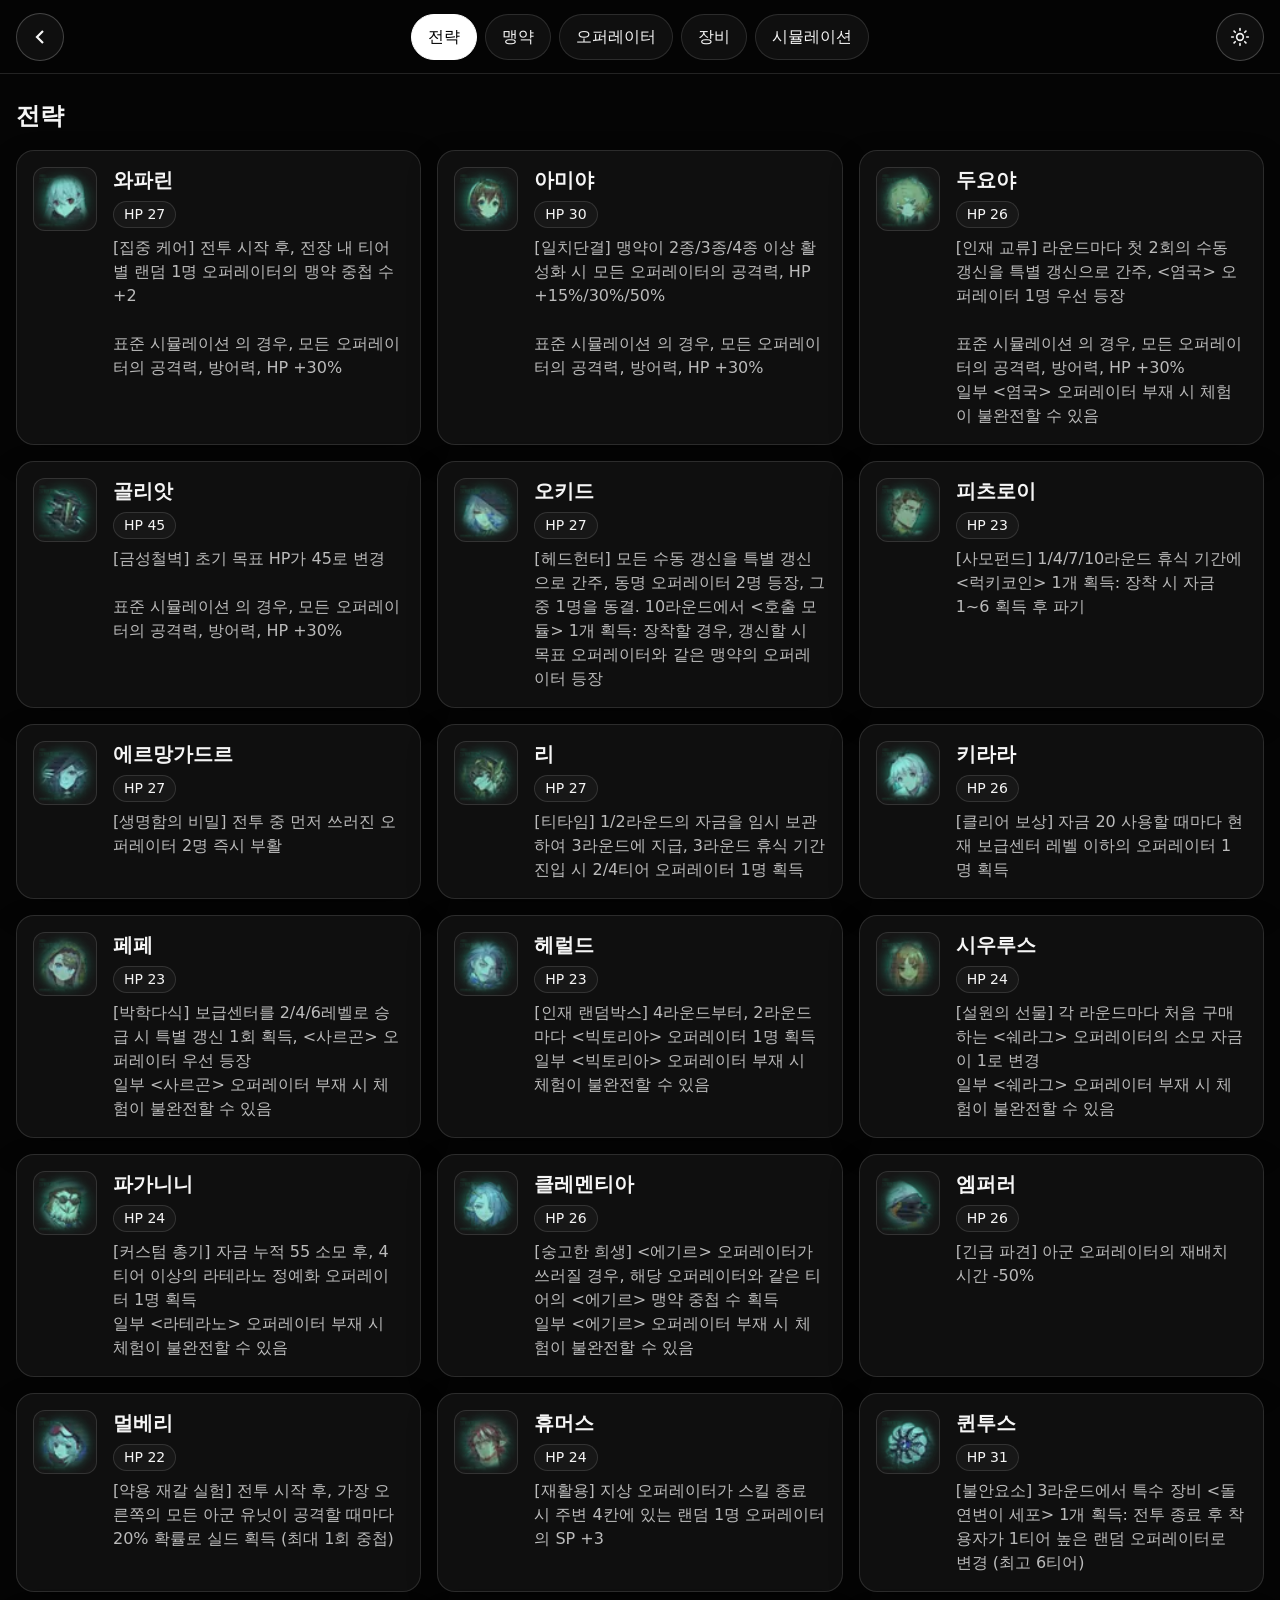
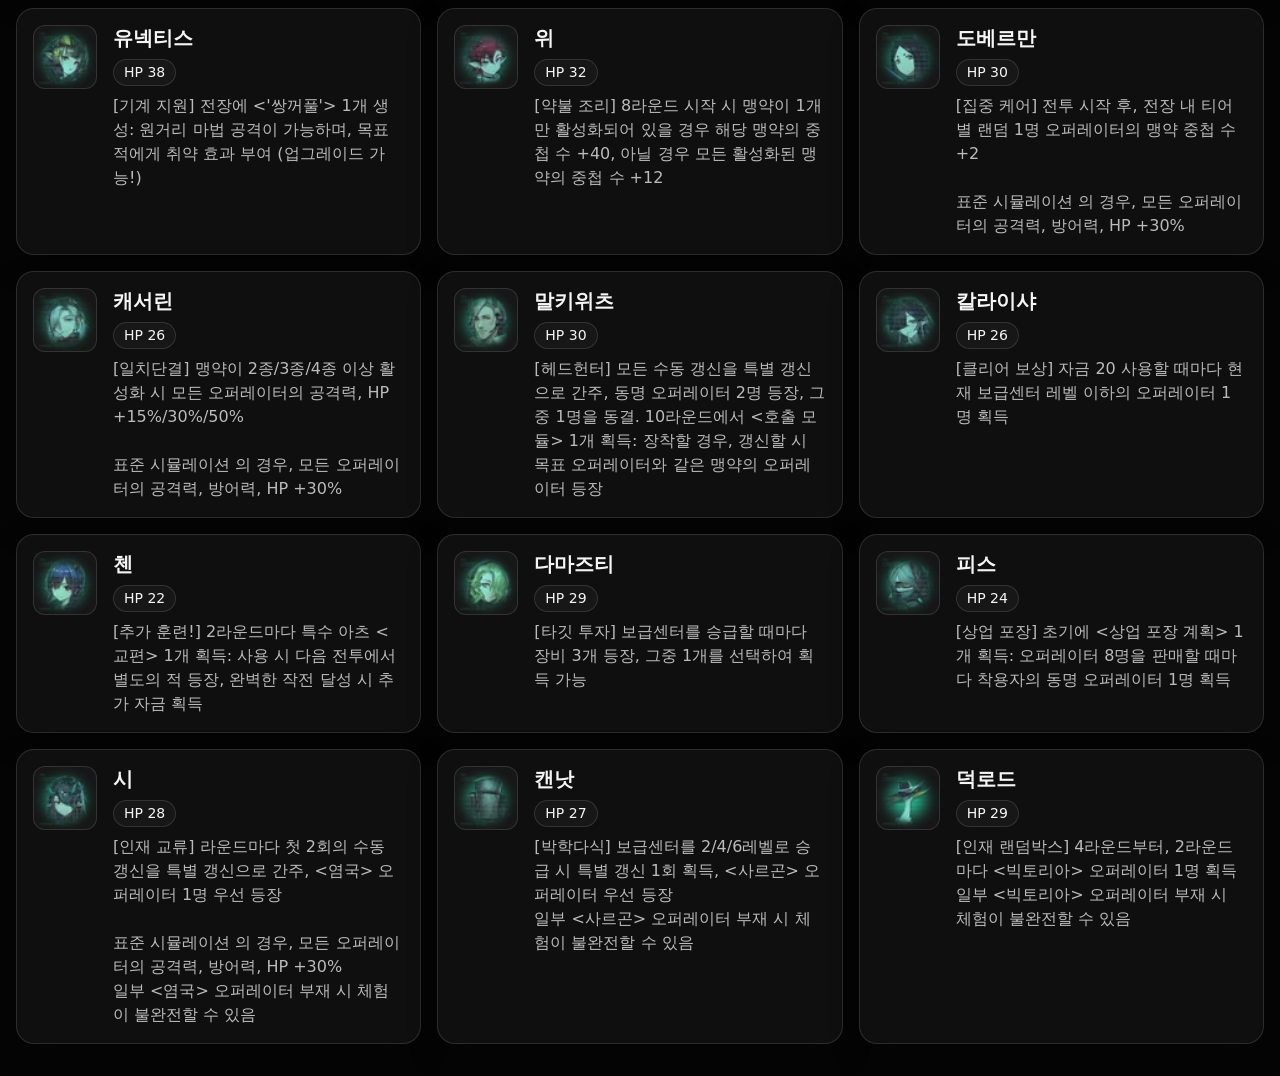
<file: season2kr.html>
<!doctype html>
<html lang="ko">
<head>
  <meta charset="UTF-8" />
  <meta name="viewport" content="width=device-width, initial-scale=1.0" />
  <title>위수 협의: 맹약</title>
  <script src="js/theme.js"></script>
  <style>
    :root {
      --bg: #050505;
      --surface: #0f0f0f;
      --surface-2: #171717;
      --surface-3: #202020;
      --topbar: rgba(5,5,5,0.94);
      --border: rgba(255,255,255,0.12);
      --border-strong: rgba(255,255,255,0.22);
      --text: #f5f5f5;
      --muted: #bbbbbb;
      --faint: #7c7c7c;
      --green: #2fe27b;
      --red: #ff5967;
      --on-bg: #ffffff;
      --on-text: #000000;
      --shadow: 0 12px 30px rgba(0,0,0,0.28);
      --radius-sm: 12px;
      --radius-md: 18px;
      --space-1: 4px;
      --space-2: 8px;
      --space-3: 12px;
      --space-4: 16px;
      --space-5: 20px;
      --space-6: 24px;
      --space-8: 32px;
      --header-h: 74px;
      --side-w: 88px;
      --avatar: 108px;
      --font: system-ui, -apple-system, 'Segoe UI', 'Malgun Gothic', 'Apple SD Gothic Neo', 'Noto Sans KR', sans-serif;
    }
    :root[data-theme="light"] {
      --bg: #f3f4f6;
      --surface: #ffffff;
      --surface-2: #f0f1f3;
      --surface-3: #e5e7ea;
      --topbar: rgba(243,244,246,0.94);
      --border: rgba(0,0,0,0.12);
      --border-strong: rgba(0,0,0,0.24);
      --text: #15171a;
      --muted: #4b5058;
      --faint: #7a7f87;
      --green: #0b8f48;
      --red: #d92d3a;
      --on-bg: #15171a;
      --on-text: #ffffff;
      --shadow: 0 6px 18px rgba(0,0,0,0.07);
    }
    * { box-sizing: border-box; }
    body { margin:0; background:var(--bg); color:var(--text); font-family:var(--font); line-height:1.5; }
    img { display:block; max-width:100%; }
    button { font: inherit; color:inherit; cursor: pointer; }
    a { color: inherit; }
    [hidden] { display:none !important; }
    .skip { position:absolute; left:-9999px; top:auto; }
    .skip:focus { left:12px; top:12px; z-index:999; background:var(--on-bg); color:var(--on-text); padding:8px 12px; }

    .topbar {
      position: sticky; top:0; z-index:50; height:var(--header-h);
      display:grid; grid-template-columns:var(--side-w) minmax(0,1fr) var(--side-w); align-items:center; gap:var(--space-4);
      padding:var(--space-3) var(--space-4); background:var(--topbar); border-bottom:1px solid var(--border); backdrop-filter: blur(10px);
    }
    .back-btn, .theme-btn {
      width:48px; height:48px; display:flex; align-items:center; justify-content:center;
      border-radius:999px; text-decoration:none; background:var(--surface); border:1px solid var(--border-strong);
    }
    [data-theme-slot] { display:flex; justify-content:flex-end; }
    .tabs { display:flex; justify-content:center; gap:var(--space-2); }
    .tab-btn {
      min-height:44px; padding:10px 16px; border-radius:999px; white-space:nowrap;
      border:1px solid var(--border); background:var(--surface);
    }
    .tab-btn.active { background:var(--on-bg); color:var(--on-text); border-color:var(--on-bg); }

    main { max-width:1280px; margin:0 auto; padding:var(--space-6) var(--space-4) var(--space-8); }
    .panel { display:none; }
    .panel.active { display:block; }
    .section-title { font-size:24px; font-weight:800; margin:0 0 var(--space-4); }
    .box {
      background:var(--surface); border:1px solid var(--border); border-radius:var(--radius-md);
      box-shadow:var(--shadow); padding:var(--space-4); margin-bottom:var(--space-6);
    }

    .strategy-list, .cards-grid, .gear-grid { display:grid; grid-template-columns:repeat(auto-fill, minmax(min(360px, 100%), 1fr)); gap:var(--space-4); }
    .strategy-card, .operator-card, .gear-card {
      background:var(--surface); border:1px solid var(--border); border-radius:var(--radius-md); box-shadow:var(--shadow); padding:var(--space-4);
    }
    .strategy-card { display:grid; grid-template-columns:64px minmax(0,1fr); gap:var(--space-4); align-items:start; }
    .operator-card { display:flex; flex-direction:column; gap:var(--space-3); }
    .operator-main, .gear-card { display:grid; grid-template-columns:var(--avatar) minmax(0,1fr); gap:var(--space-4); align-items:start; }
    .thumb, .avatar {
      width:100%; aspect-ratio:1/1; overflow:hidden; position:relative; border-radius:var(--radius-sm);
      background:var(--surface-2); border:1px solid var(--border); display:flex; align-items:center; justify-content:center;
    }
    .thumb { max-width:72px; }
    .thumb img, .avatar > img { width:100%; height:100%; object-fit:contain; }
    .name { font-size:20px; font-weight:800; line-height:1.3; }
    .sub, .muted { color:var(--muted); }
    .statline, .button-row, .inline-tags { display:flex; flex-wrap:wrap; gap:var(--space-2); }
    .statline { margin:var(--space-2) 0; }
    .pill, .tag-with-icon, .filter-chip, .synergy-btn, .reset-btn, .recipe-btn {
      display:inline-flex; align-items:center; gap:var(--space-2); min-height:40px; padding:6px 10px;
      border:1px solid var(--border); background:var(--surface-2); border-radius:var(--radius-sm);
    }
    .reset-btn { min-height:36px; padding:4px 12px; }
    .mini-pill { display:inline-flex; padding:2px 10px; border:1px solid var(--border); background:var(--surface-2); border-radius:999px; font-size:14px; }
    .filter-chip.active, .synergy-btn.active, .recipe-btn.active { background:var(--on-bg); color:var(--on-text); border-color:var(--on-bg); }
    .synergy-btn.banned { border-color:var(--red); color:var(--red); box-shadow: inset 0 0 0 1px var(--red); }
    .synergy-btn.banned img { filter:grayscale(1); opacity:.6; }
    .group-stack { display:grid; gap:var(--space-5); }
    .group-title, .tier-header { display:flex; align-items:center; gap:10px; font-weight:800; }
    .group-title { font-size:18px; margin-bottom:var(--space-2); }
    .tier-header { font-size:18px; margin-bottom:var(--space-3); }
    .tier-block, .sim-group { margin-bottom:var(--space-6); }
    .filter-title { color:var(--muted); font-size:14px; margin-bottom:6px; }
    .filter-body { display:grid; gap:var(--space-3); margin-top:var(--space-3); }
    details > summary { cursor:pointer; font-weight:700; list-style-position:inside; }
    .tier-badge { position:absolute; left:0; bottom:0; width:32px; height:32px; border-radius:0 8px 0 0; overflow:hidden; background:#000; border:1px solid rgba(255,255,255,0.26); }
    .tier-badge img { width:100%; height:100%; object-fit:cover; }
    .icon24, .icon28, .icon32 { object-fit:cover; border-radius:8px; border:1px solid var(--border); background:#26282b; flex:0 0 auto; }
    .icon24 { width:26px; height:26px; }
    .icon28 { width:30px; height:30px; }
    .icon32 { width:36px; height:36px; }
    .synergy-head { display:grid; grid-template-columns:120px minmax(0,1fr); gap:var(--space-4); margin-bottom:var(--space-4); }
    .synergy-head .thumb { max-width:120px; }
    .recipe-box { display:none; margin-top:var(--space-2); }
    .recipe-box.active { display:block; }
    .recipe-line { display:flex; align-items:center; gap:var(--space-2); overflow-x:auto; padding:6px 0; }
    .recipe-inline-img { width:44px; height:44px; object-fit:cover; border-radius:6px; border:1px solid var(--border); background:#26282b; flex:0 0 auto; }
    .recipe-btn-img { width:32px; height:32px; object-fit:cover; border-radius:4px; flex:0 0 auto; }
    .empty { color:var(--faint); padding:12px 0; }

    /* 시뮬레이션 */
    .sim-topline { display:flex; justify-content:space-between; align-items:center; gap:var(--space-3); flex-wrap:wrap; margin-bottom:var(--space-3); }
    .sim-topline .group-title { margin:0; }
    .sim-status { position:sticky; top:calc(var(--header-h) + 8px); z-index:30; padding:var(--space-3); }
    .sim-status .sim-topline { margin-bottom:var(--space-2); }
    .sim-count.full { color:var(--red); }
    .slot-grid { display:grid; grid-template-columns:repeat(9, minmax(0, 72px)); gap:var(--space-2); margin-bottom:var(--space-2); }
    .slot, .slot-empty { position:relative; aspect-ratio:1/1; border-radius:var(--radius-sm); border:1px solid var(--border); background:var(--surface-2); }
    .slot { cursor:pointer; }
    .slot > img.portrait { width:100%; height:100%; object-fit:cover; border-radius:inherit; }
    .slot-empty { border-style:dashed; }
    .slot .tier-badge { width:30%; height:30%; }
    .slot-x {
      position:absolute; top:-5px; right:-5px; width:22px; height:22px; padding:0; display:flex; align-items:center; justify-content:center;
      border-radius:50%; border:1px solid var(--border-strong); background:var(--surface-3); font-size:13px; line-height:1;
    }
    .slot-gear { position:absolute; right:2px; bottom:2px; width:34%; height:34%; border-radius:6px; border:1px solid var(--green); background:#26282b; object-fit:cover; }
    .status-grid { display:flex; flex-wrap:wrap; gap:6px; max-height:92px; overflow-y:auto; }
    .status-empty { color:var(--faint); font-size:14px; }
    .status-chip { display:flex; align-items:center; gap:6px; padding:3px 8px 3px 4px; border:1px solid var(--border); border-radius:10px; color:var(--muted); background:var(--surface-2); font-size:14px; white-space:nowrap; }
    .status-chip.active { color:var(--green); border-color:var(--green); }
    .status-chip .num { font-weight:800; font-variant-numeric:tabular-nums; }
    .status-chip .boost { font-size:12px; color:var(--green); }
    .pips { display:inline-flex; gap:2px; }
    .pips i { width:6px; height:6px; border-radius:50%; background:var(--surface-3); border:1px solid var(--border-strong); }
    .pips i.on { background:var(--green); border-color:var(--green); }
    .sim-filter { display:flex; flex-wrap:wrap; align-items:center; gap:var(--space-2); }
    .search-input { flex:1 1 180px; min-width:0; min-height:40px; padding:6px 12px; border-radius:var(--radius-sm); border:1px solid var(--border); background:var(--surface-2); color:var(--text); font:inherit; }
    .sim-op-grid { display:grid; grid-template-columns:repeat(auto-fill, minmax(74px, 1fr)); gap:10px; max-width:100%; }
    .sim-cell { position:relative; }
    .sim-op { display:block; width:100%; aspect-ratio:1/1; padding:0; position:relative; overflow:hidden; border-radius:14px; border:1px solid var(--border); background:var(--surface-2); }
    .sim-op > img { width:100%; height:100%; object-fit:cover; }
    .sim-op .tier-badge { width:24px; height:24px; }
    .sim-cell.selected .sim-op { box-shadow: inset 0 0 0 3px var(--green); border-color:var(--green); }
    .sim-cell.selected .sim-op > img { opacity:.72; }
    .sim-cell.banned .sim-op { border-color:var(--red); cursor:not-allowed; }
    .sim-cell.banned .sim-op > img { filter:grayscale(1); opacity:.35; }
    .sim-cell.maxed:not(.selected) .sim-op { opacity:.45; cursor:not-allowed; }
    .sim-info {
      position:absolute; top:2px; right:2px; width:18px; height:18px; padding:0; display:flex; align-items:center; justify-content:center;
      border-radius:50%; border:1px solid rgba(255,255,255,0.35); background:rgba(0,0,0,0.5); color:#fff; font-size:11px; font-weight:800; line-height:1;
    }
    .sim-info::after { content:''; position:absolute; inset:-6px; }

    dialog.sheet {
      width:min(520px, 100%); max-height:85vh; padding:var(--space-4); color:var(--text); background:var(--surface);
      border:1px solid var(--border-strong); border-radius:var(--radius-md); overflow:auto;
    }
    dialog.sheet::backdrop { background:rgba(0,0,0,0.55); }
    .sheet-head { display:grid; grid-template-columns:84px minmax(0,1fr) auto; gap:var(--space-3); align-items:start; margin-bottom:var(--space-3); }
    .sheet-close { width:36px; height:36px; padding:0; border-radius:50%; border:1px solid var(--border); background:var(--surface-2); }
    .sheet-section { margin-top:var(--space-4); }
    .sheet-action { width:100%; min-height:44px; margin-top:var(--space-4); border-radius:var(--radius-sm); border:1px solid var(--on-bg); background:var(--on-bg); color:var(--on-text); font-weight:700; }
    .sheet-action.remove { background:transparent; color:var(--red); border-color:var(--red); }
    .sheet-action:disabled { opacity:.45; cursor:not-allowed; }
    .gear-choice { display:flex; flex-wrap:wrap; gap:6px; }
    .gear-choice button { display:inline-flex; align-items:center; gap:6px; padding:4px 8px; border-radius:10px; border:1px solid var(--border); background:var(--surface-2); font-size:14px; }
    .gear-choice button.active { border-color:var(--green); color:var(--green); box-shadow:inset 0 0 0 1px var(--green); }
    .gear-choice button:disabled { opacity:.4; cursor:not-allowed; }

    @media (max-width: 900px) {
      :root { --header-h: 60px; --side-w: 44px; --avatar: 72px; }
      .topbar { gap:var(--space-2); padding:6px var(--space-2); }
      .back-btn, .theme-btn { width:42px; height:42px; }
      .tabs { justify-content:flex-start; overflow-x:auto; scrollbar-width:none; }
      .tabs::-webkit-scrollbar { display:none; }
      .tab-btn { min-height:38px; padding:6px 12px; }
      main { padding:var(--space-3) var(--space-3) var(--space-6); }
      .section-title { font-size:20px; margin-bottom:var(--space-3); }
      .box { padding:var(--space-3); margin-bottom:var(--space-4); }
      .strategy-card, .operator-card, .gear-card { padding:var(--space-3); }
      .operator-main, .gear-card { gap:var(--space-3); }
      .strategy-card { grid-template-columns:48px minmax(0,1fr); gap:var(--space-3); }
      .strategy-list, .cards-grid, .gear-grid { gap:var(--space-3); }
      .name { font-size:17px; }
      .strategy-card .muted, .trait { font-size:14px; }
      .tag-with-icon { min-height:32px; padding:2px 8px 2px 3px; font-size:14px; }
      .synergy-head { grid-template-columns:64px minmax(0,1fr); }
      .tier-badge { width:24px; height:24px; }
      .pill, .filter-chip, .synergy-btn, .recipe-btn { min-height:36px; padding:3px 8px 3px 4px; font-size:14px; }
      .sim-status { top:calc(var(--header-h) + 4px); padding:var(--space-2); }
      .sim-status .sim-topline { margin-bottom:6px; }
      .sim-status .group-title { font-size:15px; }
      .slot-grid { gap:5px; margin-bottom:6px; }
      .slot-x { width:18px; height:18px; top:-4px; right:-4px; font-size:11px; }
      .status-grid { flex-wrap:nowrap; overflow-x:auto; max-height:none; padding-bottom:2px; scrollbar-width:thin; }
      .status-chip { font-size:13px; flex:0 0 auto; }
      .status-chip .icon24 { width:22px; height:22px; }
      .sim-op-grid { grid-template-columns:repeat(auto-fill, minmax(60px, 1fr)); gap:7px; }
      .sim-op .tier-badge { width:20px; height:20px; }
      dialog.sheet { margin:auto auto 0; width:100%; max-width:100%; border-radius:var(--radius-md) var(--radius-md) 0 0; }
    }
  </style>
</head>
<body>
  <a class="skip" href="#content">본문으로 건너뛰기</a>
  <header class="topbar" aria-label="상단 고정 메뉴">
    <a class="back-btn" href="index.html" aria-label="시즌 선택으로 돌아가기">
      <svg width="24" height="24" viewBox="0 0 24 24" fill="none" stroke="currentColor" stroke-width="2.2" aria-hidden="true"><path d="M15 18l-6-6 6-6"/></svg>
    </a>
    <nav class="tabs" aria-label="탭 메뉴"></nav>
    <div data-theme-slot></div>
  </header>
  <main id="content">
    <section class="panel" data-panel="strategy"></section>
    <section class="panel" data-panel="synergy"></section>
    <section class="panel" data-panel="operators"></section>
    <section class="panel" data-panel="gear"></section>
    <section class="panel" data-panel="simulation"></section>
  </main>
  <dialog class="sheet" id="op-sheet" aria-label="오퍼레이터 특질"></dialog>

  <script type="module">
    import { data } from '/js/season2kr/data.js';

    const STORE_KEY = 'ac-state:season2kr';
    const MAX_SELECT = 9;
    // 변형 구조체(gear1) + 장비(gear2) = 맹약(oath). ID는 data.js 기준
    const recipeLines = [
      { gear1: 42, gear2: 1, oath: 3 },
      { gear1: 42, gear2: 2, oath: 6 },
      { gear1: 42, gear2: 3, oath: 11 },
      { gear1: 42, gear2: 5, oath: 14 },
      { gear1: 42, gear2: 7, oath: 1 },
      { gear1: 42, gear2: 12, oath: 15 },
      { gear1: 42, gear2: 16, oath: 5 },
      { gear1: 42, gear2: 17, oath: 10 },
      { gear1: 42, gear2: 18, oath: 12 },
      { gear1: 42, gear2: 19, oath: 2 },
      { gear1: 42, gear2: 23, oath: 4 },
    ];

    const tabs = [
      { key: 'strategy', label: '전략' },
      { key: 'synergy', label: '맹약' },
      { key: 'operators', label: '오퍼레이터' },
      { key: 'gear', label: '장비' },
      { key: 'simulation', label: '시뮬레이션' }
    ];

    const tierList = [1,2,3,4,5,6].map(n => ({ id: n, name: `${n}티어`, image: `images/stage${n}.webp` }));
    const tierMap = new Map(tierList.map(t => [String(t.id), t]));

    // 효과 문구의 "전장에 ... N명 배치"에서 추가 활성화 인원을 읽는다
    function breakpointsOf(required, effect) {
      const found = [...String(effect || '').matchAll(/전장에[^<>]*?(?:<span[^>]*>)?(\d+)(?:<\/span>)?\s*명?\s*배치/g)].map(m => Number(m[1]));
      return [...new Set([required, ...found])].filter(n => n > 0).sort((a, b) => a - b);
    }

    const oaths = (data?.oaths || []).map(o => ({
      ...o,
      key: String(o.id),
      type: o.type === 'core' ? 'core' : 'sub',
      required: Number(o.needCount || 0),
      description: o.effect || '',
      noBan: Boolean(o.noBan),
      breakpoints: breakpointsOf(Number(o.needCount || 0), o.effect)
    }));
    const oathNameMap = new Map(oaths.map(o => [o.name, o]));
    const oathKeyMap = new Map(oaths.map(o => [o.key, o]));
    const harmonyKey = oathNameMap.get('조화')?.key;

    const operators = (data?.operators || []).map(op => ({
      ...op,
      key: String(op.id),
      tier: Number(op.stage),
      synergies: (op.oaths || []).map(name => oathNameMap.get(name)?.key).filter(Boolean),
      class: op.class || '',
      traitLabel: op.trait || '',
      traitDescriptionText: op.traitDescription || ''
    }));
    const operatorMap = new Map(operators.map(op => [op.key, op]));

    const abilities = (data?.abilities || []).map(a => ({
      ...a,
      key: String(a.id),
      image: a.img,
      content: String(a.effect || '').replaceAll('<표준 시뮬레이션>', '<br><br><span class="sub">표준 시뮬레이션</span> ')
    }));

    const tools = (data?.tools || []).map(t => ({
      ...t,
      key: String(t.id),
      tier: Number(t.stage),
      image: t.img,
      effectText: t.effect || ''
    }));
    const toolMap = new Map(tools.map(t => [t.key, t]));

    const recipeImage = "images/조합법.webp";
    const hasClassField = operators.some(op => op.class);
    const traitValues = [...new Set(operators.map(op => op.traitLabel).filter(Boolean))];
    const classValues = [...new Set(operators.map(op => op.class).filter(Boolean))];
    const isWide = () => window.innerWidth > 900;

    const state = {
      tab: 'strategy',
      synergySelected: oaths[0]?.key || null,
      operatorFilters: { core:'all', sub:'all', tier:'all', class:'all', trait:'all' },
      gearTier: 'all',
      recipeOpen: false,
      simSelected: [],
      simBanned: [],
      simGear: {},
      simTier: 'all',
      simSearch: ''
    };

    // 새로고침해도 탭과 시뮬레이션 상태를 유지한다
    function loadState() {
      try {
        const saved = JSON.parse(localStorage.getItem(STORE_KEY) || '{}');
        if (tabs.some(t => t.key === saved.tab)) state.tab = saved.tab;
        state.simSelected = (saved.simSelected || []).filter(k => operatorMap.has(k)).slice(0, MAX_SELECT);
        state.simBanned = (saved.simBanned || []).filter(k => oathKeyMap.has(k) && !oathKeyMap.get(k).noBan);
        Object.entries(saved.simGear || {}).forEach(([opKey, oathKey]) => {
          if (state.simSelected.includes(opKey) && oathKeyMap.has(oathKey)) state.simGear[opKey] = oathKey;
        });
      } catch (e) {}
    }
    function saveState() {
      try {
        localStorage.setItem(STORE_KEY, JSON.stringify({ tab: state.tab, simSelected: state.simSelected, simBanned: state.simBanned, simGear: state.simGear }));
      } catch (e) {}
    }

    const $ = (sel, root=document) => root.querySelector(sel);
    const $$ = (sel, root=document) => [...root.querySelectorAll(sel)];

    const img = (src, cls='', alt='') => `<img src="${src}" class="${cls}" alt="${alt}" loading="lazy" decoding="async">`;
    const imgEager = (src, cls='', alt='') => `<img src="${src}" class="${cls}" alt="${alt}" decoding="async">`;
    const imgNow = (src, cls='', alt='') => `<img src="${src}" class="${cls}" alt="${alt}" decoding="sync">`;
    const tierImage = tier => tierMap.get(String(tier))?.image || `images/stage${tier}.webp`;
    const toNode = html => { const t = document.createElement('template'); t.innerHTML = html.trim(); return t.content.firstElementChild; };

    function synergyTags(ids=[]) {
      return ids.map(id => {
        const s = oathKeyMap.get(String(id));
        if (!s) return '';
        return `<span class="tag-with-icon">${img(s.img,'icon24',s.name)}<span>${s.name}</span></span>`;
      }).join('');
    }

    function strategyCard(s) {
      return `
        <article class="strategy-card">
          <div class="thumb">${img(s.image,'',s.name)}</div>
          <div>
            <div class="name">${s.name}</div>
            <div class="statline"><span class="mini-pill">HP ${s.hp ?? '-'}</span></div>
            <div class="muted">${s.content}</div>
          </div>
        </article>`;
    }

    function operatorCard(op) {
      return `
        <article class="operator-card">
          <div class="operator-main">
            <div class="avatar">
              ${img(op.img,'',op.name)}
              <span class="tier-badge">${img(tierImage(op.tier),'',`${op.tier}티어`)}</span>
            </div>
            <div>
              <div class="name">${op.name}</div>
              <div class="sub">${op.class || '-'}</div>
              <div style="margin-top:6px;"><span class="mini-pill">${op.traitLabel || '특질'}</span></div>
              <div class="trait" style="margin-top:6px;">${op.traitDescriptionText || ''}</div>
            </div>
          </div>
          <div class="inline-tags">${synergyTags(op.synergies)}</div>
        </article>`;
    }

    function gearCard(item) {
      return `
        <article class="gear-card">
          <div class="avatar">
            ${img(item.image,'',item.name)}
            <span class="tier-badge">${img(tierImage(item.tier),'',`${item.tier}티어`)}</span>
          </div>
          <div>
            <div class="name">${item.name}</div>
            <div class="trait" style="margin-top:6px;">${item.effectText}</div>
          </div>
        </article>`;
    }

    function renderTabs() {
      const nav = $('.tabs');
      nav.innerHTML = tabs.map(tab => `<button class="tab-btn" data-tab="${tab.key}">${tab.label}</button>`).join('');
      nav.addEventListener('click', e => {
        const btn = e.target.closest('[data-tab]');
        if (btn) showTab(btn.dataset.tab, true);
      });
    }

    function renderStrategy() {
      const panel = $('[data-panel="strategy"]');
      panel.innerHTML = `
        <h1 class="section-title">전략</h1>
        <div class="strategy-list">${abilities.map(strategyCard).join('') || '<div class="empty">전략 데이터가 없습니다.</div>'}</div>`;
    }

    function renderSynergy() {
      const panel = $('[data-panel="synergy"]');
      const core = oaths.filter(s => s.type === 'core');
      const sub = oaths.filter(s => s.type === 'sub');
      const btn = s => `<button class="synergy-btn" data-sel-synergy="${s.key}">${img(s.img,'icon28',s.name)}<span>${s.name}</span></button>`;
      panel.innerHTML = `
        <h2 class="section-title">맹약</h2>
        <div class="group-stack">
          <section>
            <div class="group-title">핵심 맹약</div>
            <div class="button-row">${core.map(btn).join('') || '<div class="empty">핵심 맹약 없음</div>'}</div>
          </section>
          <section>
            <div class="group-title">부가 맹약</div>
            <div class="button-row">${sub.map(btn).join('') || '<div class="empty">부가 맹약 없음</div>'}</div>
          </section>
          <section data-synergy-detail></section>
        </div>`;
      panel.addEventListener('click', e => {
        const b = e.target.closest('[data-sel-synergy]');
        if (!b) return;
        state.synergySelected = b.dataset.selSynergy;
        updateSynergy();
      });
      updateSynergy();
    }

    function updateSynergy() {
      const panel = $('[data-panel="synergy"]');
      const selected = oathKeyMap.get(String(state.synergySelected)) || oaths[0];
      $$('[data-sel-synergy]', panel).forEach(b => b.classList.toggle('active', b.dataset.selSynergy === selected?.key));
      const members = operators.filter(op => op.synergies.includes(selected?.key));
      $('[data-synergy-detail]', panel).innerHTML = selected ? `
        <div class="box">
          <div class="synergy-head">
            <div class="thumb">${img(selected.img,'',selected.name)}</div>
            <div>
              <div class="name">${selected.name}</div>
              <div class="statline"><span class="mini-pill">활성화 필요 인원 ${selected.required}</span></div>
              <div>${selected.description}</div>
            </div>
          </div>
          <div class="cards-grid">${members.map(operatorCard).join('') || '<div class="empty">해당 맹약 오퍼레이터가 없습니다.</div>'}</div>
        </div>` : '';
    }

    function renderOperators() {
      const panel = $('[data-panel="operators"]');
      const coreList = oaths.filter(s => s.type === 'core');
      const subList = oaths.filter(s => s.type === 'sub');
      const chip = (filter, value, body) => `<button class="filter-chip" data-filter="${filter}" data-value="${value}">${body}</button>`;
      const row = (title, filter, chips) => `
        <div>
          <div class="filter-title">${title}</div>
          <div class="button-row">${chip(filter, 'all', '전체')}${chips}</div>
        </div>`;
      panel.innerHTML = `
        <h2 class="section-title">오퍼레이터</h2>
        <details class="box" ${isWide() ? 'open' : ''}>
          <summary>필터 <span class="muted" data-filter-count></span></summary>
          <div class="filter-body">
            ${row('핵심 맹약', 'core', coreList.map(s => chip('core', s.key, `${img(s.img,'icon24',s.name)}<span>${s.name}</span>`)).join(''))}
            ${row('부가 맹약', 'sub', subList.map(s => chip('sub', s.key, `${img(s.img,'icon24',s.name)}<span>${s.name}</span>`)).join(''))}
            ${row('티어', 'tier', tierList.map(t => chip('tier', t.id, img(t.image,'icon24',t.name))).join(''))}
            ${hasClassField ? row('분류', 'class', classValues.map(c => chip('class', c, c)).join('')) : ''}
            ${row('특질', 'trait', traitValues.map(t => chip('trait', t, t)).join(''))}
            <div><button class="reset-btn" data-reset-operators>필터 초기화</button></div>
          </div>
        </details>
        <div data-operator-results></div>`;
      panel.addEventListener('click', e => {
        const btn = e.target.closest('[data-filter]');
        if (btn) {
          const { filter, value } = btn.dataset;
          state.operatorFilters[filter] = state.operatorFilters[filter] === value ? 'all' : value;
          updateOperators();
        } else if (e.target.closest('[data-reset-operators]')) {
          state.operatorFilters = { core:'all', sub:'all', tier:'all', class:'all', trait:'all' };
          updateOperators();
        }
      });
      updateOperators();
    }

    function updateOperators() {
      const panel = $('[data-panel="operators"]');
      const f = state.operatorFilters;
      $$('[data-filter]', panel).forEach(b => b.classList.toggle('active', String(f[b.dataset.filter]) === b.dataset.value));
      const applied = Object.values(f).filter(v => v !== 'all').length;
      $('[data-filter-count]', panel).textContent = applied ? `${applied}개 적용` : '';
      const filtered = operators.filter(op =>
        (f.core === 'all' || op.synergies.includes(f.core)) &&
        (f.sub === 'all' || op.synergies.includes(f.sub)) &&
        (f.tier === 'all' || String(op.tier) === String(f.tier)) &&
        (!hasClassField || f.class === 'all' || op.class === f.class) &&
        (f.trait === 'all' || op.traitLabel === f.trait));
      $('[data-operator-results]', panel).innerHTML = tierList.map(t => {
        const list = filtered.filter(op => String(op.tier) === String(t.id));
        if (!list.length) return '';
        return `<section class="tier-block"><div class="tier-header">${img(t.image,'icon32',t.name)}<span>${t.name}</span></div><div class="cards-grid">${list.map(operatorCard).join('')}</div></section>`;
      }).join('') || '<div class="empty">조건에 맞는 오퍼레이터가 없습니다.</div>';
    }

    function renderGear() {
      const panel = $('[data-panel="gear"]');
      const gearImage = id => toolMap.get(String(id))?.image || '';
      const oathImage = id => oathKeyMap.get(String(id))?.img || '';
      panel.innerHTML = `
        <h2 class="section-title">장비</h2>
        <section class="box filter-body" style="margin-top:0;">
          <div class="button-row">
            <button class="recipe-btn" data-recipe-toggle>
              ${recipeImage ? `<img src="${recipeImage}" class="recipe-btn-img" alt="">` : ''}
              <span>조합법</span>
            </button>
          </div>
          <div class="recipe-box" data-recipe-box>
            ${recipeLines.map(line => `
              <div class="recipe-line">
                ${img(gearImage(line.gear1),'recipe-inline-img')}
                <span>+</span>
                ${img(gearImage(line.gear2),'recipe-inline-img')}
                <span>=</span>
                ${img(oathImage(line.oath),'recipe-inline-img')}
              </div>
            `).join('')}
          </div>
          <div>
            <div class="filter-title">티어</div>
            <div class="button-row">
              <button class="filter-chip" data-gear-tier="all">전체</button>
              ${tierList.map(t => `<button class="filter-chip" data-gear-tier="${t.id}">${img(t.image,'icon24',t.name)}</button>`).join('')}
            </div>
          </div>
        </section>
        <div data-gear-results></div>`;
      panel.addEventListener('click', e => {
        if (e.target.closest('[data-recipe-toggle]')) {
          state.recipeOpen = !state.recipeOpen;
          updateGear();
        }
        const tierBtn = e.target.closest('[data-gear-tier]');
        if (tierBtn) {
          state.gearTier = tierBtn.dataset.gearTier;
          updateGear();
        }
      });
      updateGear();
    }

    function updateGear() {
      const panel = $('[data-panel="gear"]');
      $('[data-recipe-toggle]', panel).classList.toggle('active', state.recipeOpen);
      $('[data-recipe-box]', panel).classList.toggle('active', state.recipeOpen);
      $$('[data-gear-tier]', panel).forEach(b => b.classList.toggle('active', b.dataset.gearTier === String(state.gearTier)));
      const filtered = tools.filter(item => state.gearTier === 'all' || String(item.tier) === String(state.gearTier));
      $('[data-gear-results]', panel).innerHTML = tierList.map(t => {
        const items = filtered.filter(g => String(g.tier) === String(t.id));
        if (!items.length) return '';
        return `<section class="tier-block"><div class="tier-header">${img(t.image,'icon32',t.name)}<span>${t.name}</span></div><div class="gear-grid">${items.map(gearCard).join('')}</div></section>`;
      }).join('') || '<div class="empty">조건에 맞는 장비가 없습니다.</div>';
    }

    /* ---------- 시뮬레이션 ---------- */

    // 변형 구조체로 얻은 맹약과 조화의 인원 +1까지 반영한 인원수
    function getSelectedCounts() {
      const counts = new Map();
      state.simSelected.forEach(id => {
        const op = operatorMap.get(id);
        const ids = new Set(op?.synergies || []);
        const extra = state.simGear[id];
        if (extra) ids.add(extra);
        ids.forEach(sid => counts.set(sid, (counts.get(sid) || 0) + 1));
      });
      const boosted = new Set();
      const harmony = oathKeyMap.get(harmonyKey);
      if (harmony && (counts.get(harmonyKey) || 0) >= harmony.required) {
        oaths.filter(s => s.type === 'core' && counts.get(s.key) > 0).forEach(s => {
          counts.set(s.key, counts.get(s.key) + 1);
          boosted.add(s.key);
        });
      }
      return { counts, boosted };
    }

    function isOperatorBanned(op) {
      const syn = op.synergies || [];
      if (!state.simBanned.length) return false;
      return syn.length > 0 && syn.every(id => state.simBanned.includes(id));
    }

    const simRefs = { slots: new Map(), chips: new Map(), empties: [], cells: [], groups: [] };

    function renderSimulation() {
      const panel = $('[data-panel="simulation"]');
      const bannable = oaths.filter(s => !s.noBan);
      panel.innerHTML = `
        <h2 class="section-title">시뮬레이션</h2>
        <section class="box sim-status">
          <div class="sim-topline">
            <div class="group-title">선택 오퍼레이터 <span class="muted sim-count" data-sim-count></span></div>
            <button class="reset-btn" data-sim-reset>초기화</button>
          </div>
          <div class="slot-grid" data-slot-grid></div>
          <div class="status-grid" data-status-grid></div>
        </section>
        <details class="box" data-ban-box ${isWide() || state.simBanned.length ? 'open' : ''}>
          <summary>맹약 밴 <span class="muted" data-ban-count></span></summary>
          <div class="filter-body">
            <div class="button-row">
              ${bannable.map(s => `<button class="synergy-btn" data-ban-synergy="${s.key}">${img(s.img,'icon28',s.name)}<span>${s.name}</span></button>`).join('')}
            </div>
            <div><button class="reset-btn" data-ban-reset>밴 초기화</button></div>
          </div>
        </details>
        <section class="box sim-filter">
          <input class="search-input" type="search" placeholder="오퍼레이터 이름 검색" aria-label="오퍼레이터 이름 검색" data-sim-search>
          <button class="filter-chip" data-sim-tier="all">전체</button>
          ${tierList.map(t => `<button class="filter-chip" data-sim-tier="${t.id}" aria-label="${t.name}">${img(t.image,'icon24',t.name)}</button>`).join('')}
        </section>
        <div data-sim-list>
          ${oaths.map(s => {
            const list = operators.filter(op => op.synergies.includes(s.key));
            if (!list.length) return '';
            return `<section class="sim-group" data-sim-group><div class="tier-header">${img(s.img,'icon32',s.name)}<span>${s.name}</span></div><div class="sim-op-grid">${list.map(op => `
              <div class="sim-cell" data-cell="${op.key}">
                <button class="sim-op" data-sim-op="${op.key}" title="${op.name}" aria-label="${op.name} 선택">${imgEager(op.img,'',op.name)}<span class="tier-badge">${imgEager(tierImage(op.tier),'',`${op.tier}티어`)}</span></button>
                <button class="sim-info" data-op-info="${op.key}" aria-label="${op.name} 특질 보기">i</button>
              </div>`).join('')}</div></section>`;
          }).join('')}
        </div>`;

      simRefs.cells = $$('[data-cell]', panel).map(el => ({ el, op: operatorMap.get(el.dataset.cell), btn: $('.sim-op', el) }));
      simRefs.groups = $$('[data-sim-group]', panel).map(el => ({ el, cells: $$('[data-cell]', el) }));
      simRefs.empties = Array.from({ length: MAX_SELECT }, () => toNode('<div class="slot-empty" aria-hidden="true"></div>'));

      panel.addEventListener('click', onSimClick);
      panel.addEventListener('contextmenu', e => {
        const cell = e.target.closest('[data-cell]');
        if (!cell) return;
        e.preventDefault();
        openSheet(cell.dataset.cell);
      });
      $('[data-sim-search]', panel).addEventListener('input', e => {
        state.simSearch = e.target.value.trim();
        applySimFilter();
      });
      updateSimulation();
      applySimFilter();
    }

    function onSimClick(e) {
      const t = e.target;
      const remove = t.closest('[data-slot-remove]');
      if (remove) { toggleOperator(remove.dataset.slotRemove); return; }
      const slot = t.closest('[data-slot]');
      if (slot) { openSheet(slot.dataset.slot); return; }
      const info = t.closest('[data-op-info]');
      if (info) { openSheet(info.dataset.opInfo); return; }
      const opBtn = t.closest('[data-sim-op]');
      if (opBtn) { toggleOperator(opBtn.dataset.simOp); return; }
      const ban = t.closest('[data-ban-synergy]');
      if (ban) { toggleBan(ban.dataset.banSynergy); return; }
      const tier = t.closest('[data-sim-tier]');
      if (tier) {
        state.simTier = tier.dataset.simTier === state.simTier ? 'all' : tier.dataset.simTier;
        applySimFilter();
        return;
      }
      if (t.closest('[data-sim-reset]')) {
        state.simSelected = [];
        state.simGear = {};
        updateSimulation();
      } else if (t.closest('[data-ban-reset]')) {
        state.simBanned = [];
        updateSimulation();
      }
    }

    function toggleOperator(key) {
      if (state.simSelected.includes(key)) {
        state.simSelected = state.simSelected.filter(v => v !== key);
        delete state.simGear[key];
      } else {
        const op = operatorMap.get(key);
        if (state.simSelected.length >= MAX_SELECT || !op || isOperatorBanned(op)) return;
        state.simSelected = [...state.simSelected, key];
      }
      updateSimulation();
    }

    function toggleBan(id) {
      state.simBanned = state.simBanned.includes(id) ? state.simBanned.filter(v => v !== id) : [...state.simBanned, id];
      state.simSelected = state.simSelected.filter(key => {
        const keep = !isOperatorBanned(operatorMap.get(key));
        if (!keep) delete state.simGear[key];
        return keep;
      });
      updateSimulation();
    }

    function applySimFilter() {
      const panel = $('[data-panel="simulation"]');
      $$('[data-sim-tier]', panel).forEach(b => b.classList.toggle('active', b.dataset.simTier === String(state.simTier)));
      const q = state.simSearch.toLowerCase();
      simRefs.cells.forEach(({ el, op }) => {
        const tierPass = state.simTier === 'all' || String(op.tier) === String(state.simTier);
        el.hidden = !(tierPass && (!q || op.name.toLowerCase().includes(q)));
      });
      simRefs.groups.forEach(({ el, cells }) => { el.hidden = cells.every(c => c.hidden); });
    }

    function slotNode(key) {
      if (simRefs.slots.has(key)) return simRefs.slots.get(key);
      const op = operatorMap.get(key);
      const node = toNode(`
        <div class="slot" data-slot="${key}" title="${op.name}">
          ${imgNow(op.img,'portrait',op.name)}
          <span class="tier-badge">${imgNow(tierImage(op.tier),'',`${op.tier}티어`)}</span>
          <button class="slot-x" data-slot-remove="${key}" aria-label="${op.name} 선택 해제">✕</button>
        </div>`);
      simRefs.slots.set(key, node);
      return node;
    }

    function updateSlotGear(node, key) {
      const oath = oathKeyMap.get(state.simGear[key]);
      const cur = $('.slot-gear', node);
      if (!oath) { cur?.remove(); return; }
      if (cur?.dataset.oath === oath.key) return;
      cur?.remove();
      const icon = toNode(imgNow(oath.img, 'slot-gear', `변형 구조체: ${oath.name}`));
      icon.dataset.oath = oath.key;
      node.appendChild(icon);
    }

    function chipNode(s) {
      if (simRefs.chips.has(s.key)) return simRefs.chips.get(s.key);
      const node = toNode(`
        <div class="status-chip" title="${s.name}">
          ${imgNow(s.img,'icon24',s.name)}
          <span>${s.name}</span>
          <span class="num"></span>
          <span class="boost" title="조화로 인원 +1" hidden>+1</span>
          <span class="pips">${s.breakpoints.map(() => '<i></i>').join('')}</span>
        </div>`);
      simRefs.chips.set(s.key, node);
      return node;
    }

    function updateSimulation() {
      const panel = $('[data-panel="simulation"]');
      if (!panel.dataset.ready) return;
      const full = state.simSelected.length >= MAX_SELECT;
      const count = $('[data-sim-count]', panel);
      count.textContent = `${state.simSelected.length}/${MAX_SELECT}`;
      count.classList.toggle('full', full);

      const slots = state.simSelected.map(key => {
        const node = slotNode(key);
        updateSlotGear(node, key);
        return node;
      });
      $('[data-slot-grid]', panel).replaceChildren(...slots, ...simRefs.empties.slice(slots.length));

      const { counts, boosted } = getSelectedCounts();
      const present = oaths.filter(s => counts.get(s.key) > 0).map(s => {
        const n = counts.get(s.key);
        const level = s.breakpoints.filter(b => n >= b).length;
        return { s, n, level };
      }).sort((a, b) => b.level - a.level || b.n - a.n || (a.s.type === 'core' ? -1 : 1));
      const chips = present.map(({ s, n, level }) => {
        const node = chipNode(s);
        const next = s.breakpoints.find(b => b > n);
        $('.num', node).textContent = next ? `${n}/${next}` : `${n}`;
        $('.boost', node).hidden = !boosted.has(s.key);
        $$('.pips i', node).forEach((pip, i) => pip.classList.toggle('on', i < level));
        node.classList.toggle('active', level > 0);
        return node;
      });
      const grid = $('[data-status-grid]', panel);
      if (chips.length) grid.replaceChildren(...chips);
      else grid.replaceChildren(toNode('<div class="status-empty">오퍼레이터를 선택하면 맹약 현황이 표시됩니다.</div>'));

      $$('[data-ban-synergy]', panel).forEach(b => b.classList.toggle('banned', state.simBanned.includes(b.dataset.banSynergy)));
      $('[data-ban-count]', panel).textContent = state.simBanned.length ? `${state.simBanned.length}개` : '';

      simRefs.cells.forEach(({ el, op, btn }) => {
        const banned = isOperatorBanned(op);
        el.classList.toggle('selected', state.simSelected.includes(op.key));
        el.classList.toggle('banned', banned);
        el.classList.toggle('maxed', full);
        btn.disabled = banned;
      });
      saveState();
    }

    /* 특질 창 */
    const sheet = $('#op-sheet');

    function openSheet(key) {
      sheet.dataset.op = key;
      drawSheet();
      if (!sheet.open) sheet.showModal();
    }

    function drawSheet() {
      const key = sheet.dataset.op;
      const op = operatorMap.get(key);
      if (!op) return;
      const selected = state.simSelected.includes(key);
      const banned = isOperatorBanned(op);
      const canAdd = state.simSelected.length < MAX_SELECT && !banned;
      const gearChoice = selected && recipeLines.length ? `
        <div class="sheet-section">
          <div class="filter-title">변형 구조체로 얻을 맹약</div>
          <div class="gear-choice">
            <button class="${state.simGear[key] ? '' : 'active'}" data-gear-oath="">없음</button>
            ${recipeLines.map(line => {
              const oath = oathKeyMap.get(String(line.oath));
              const gear = toolMap.get(String(line.gear2));
              if (!oath) return '';
              const owned = op.synergies.includes(oath.key);
              return `<button class="${state.simGear[key] === oath.key ? 'active' : ''}" data-gear-oath="${oath.key}" ${owned ? 'disabled' : ''} title="${gear?.name || ''}">${imgNow(oath.img,'icon24',oath.name)}<span>${oath.name}</span></button>`;
            }).join('')}
          </div>
        </div>` : '';
      sheet.innerHTML = `
        <div class="sheet-head">
          <div class="avatar">${imgNow(op.img,'',op.name)}<span class="tier-badge">${imgNow(tierImage(op.tier),'',`${op.tier}티어`)}</span></div>
          <div>
            <div class="name">${op.name}</div>
            <div class="sub">${op.class || '-'}</div>
            <div style="margin-top:6px;"><span class="mini-pill">${op.traitLabel || '특질'}</span></div>
          </div>
          <button class="sheet-close" data-sheet-close aria-label="닫기">✕</button>
        </div>
        <div>${op.traitDescriptionText || ''}</div>
        <div class="inline-tags" style="margin-top:12px;">${synergyTags(op.synergies)}</div>
        ${gearChoice}
        <button class="sheet-action ${selected ? 'remove' : ''}" data-sheet-toggle ${selected || canAdd ? '' : 'disabled'}>
          ${selected ? '선택 해제' : banned ? '밴된 오퍼레이터' : canAdd ? '선택' : `${MAX_SELECT}명까지 선택 가능`}
        </button>`;
    }

    sheet.addEventListener('click', e => {
      const t = e.target;
      if (t === sheet || t.closest('[data-sheet-close]')) { sheet.close(); return; }
      if (t.closest('[data-sheet-toggle]')) {
        toggleOperator(sheet.dataset.op);
        drawSheet();
        return;
      }
      const g = t.closest('[data-gear-oath]');
      if (g && !g.disabled) {
        if (g.dataset.gearOath) state.simGear[sheet.dataset.op] = g.dataset.gearOath;
        else delete state.simGear[sheet.dataset.op];
        updateSimulation();
        drawSheet();
      }
    });

    /* 탭: 처음 여는 탭만 그린다 */
    const renderers = { strategy: renderStrategy, synergy: renderSynergy, operators: renderOperators, gear: renderGear, simulation: renderSimulation };

    function showTab(key, userAction) {
      state.tab = key;
      const panel = $(`[data-panel="${key}"]`);
      if (!panel.dataset.ready) {
        panel.dataset.ready = '1';
        renderers[key]();
      }
      $$('.panel').forEach(p => p.classList.toggle('active', p === panel));
      $$('[data-tab]').forEach(b => {
        const on = b.dataset.tab === key;
        b.classList.toggle('active', on);
        if (on && userAction) b.scrollIntoView({ inline: 'center', block: 'nearest' });
      });
      if (userAction) window.scrollTo(0, 0);
      saveState();
    }

    loadState();
    renderTabs();
    showTab(state.tab, false);
  </script>
</body>
</html>
</file>
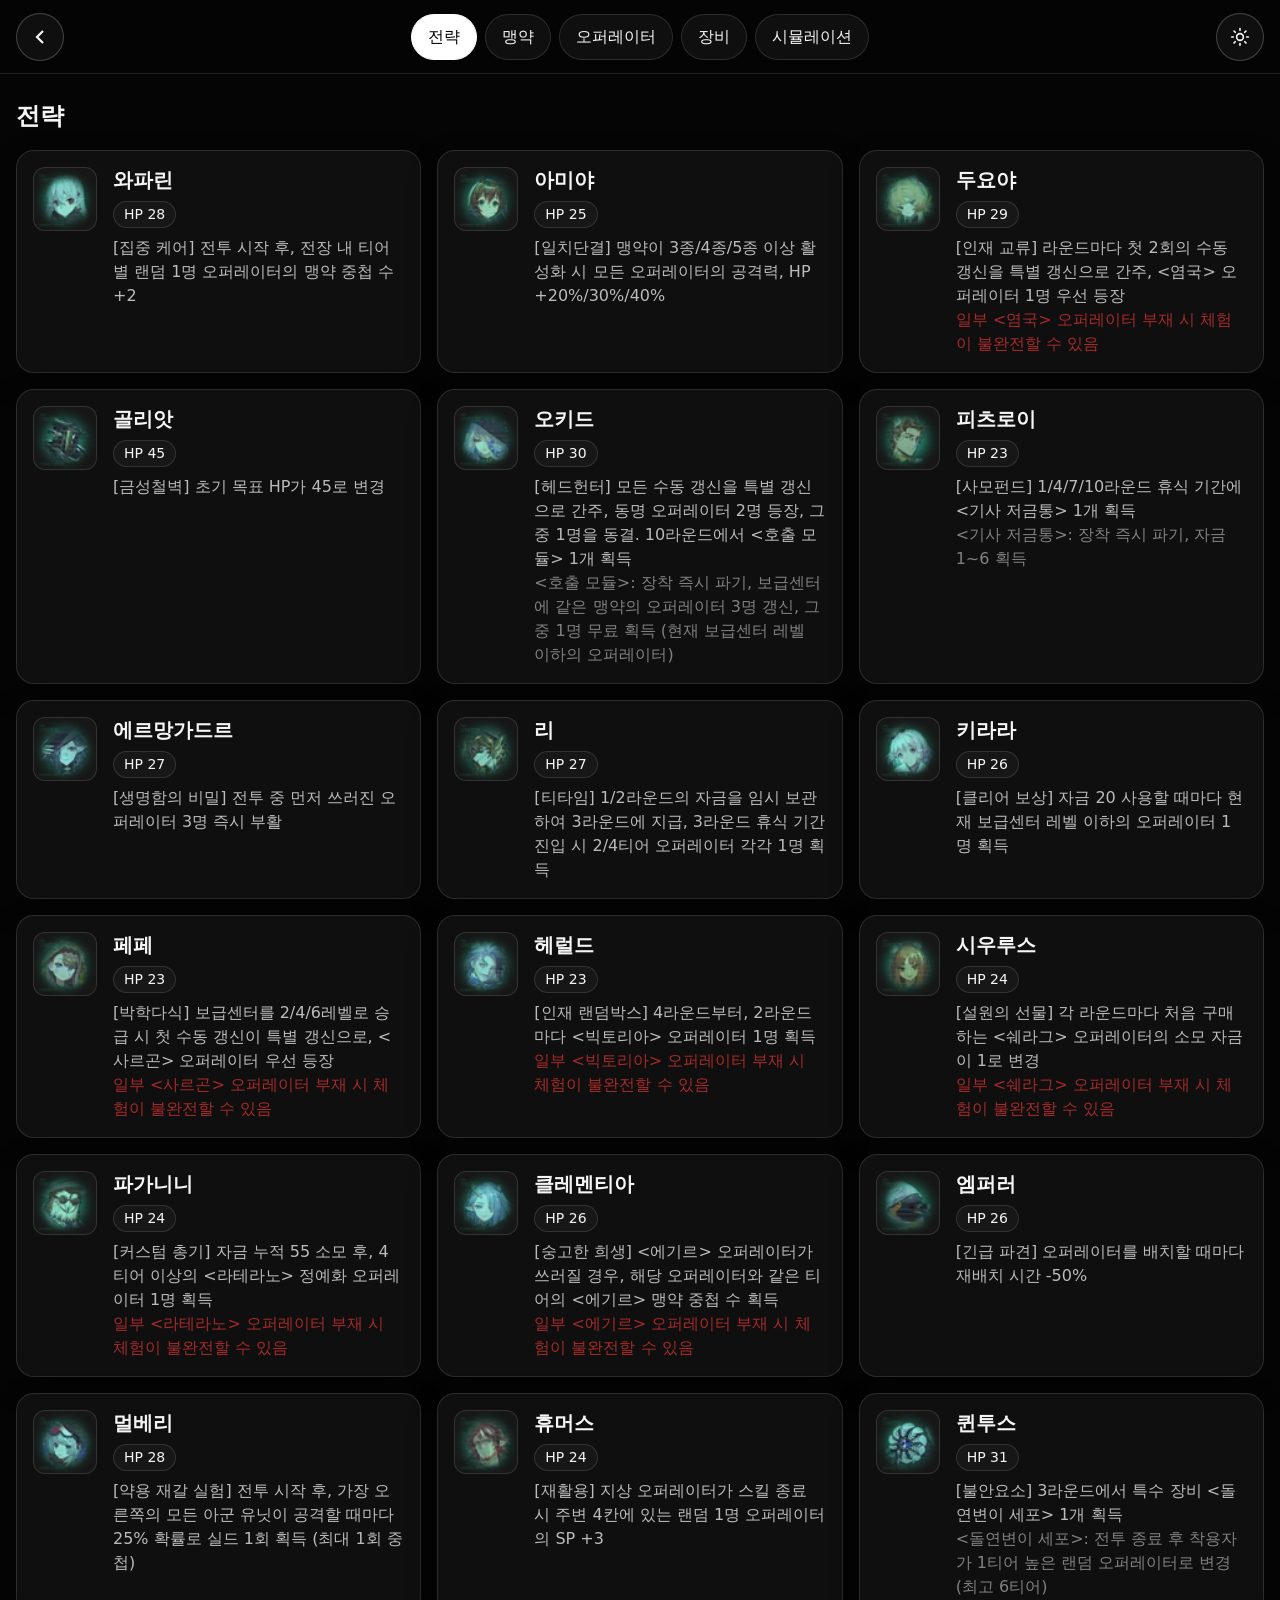
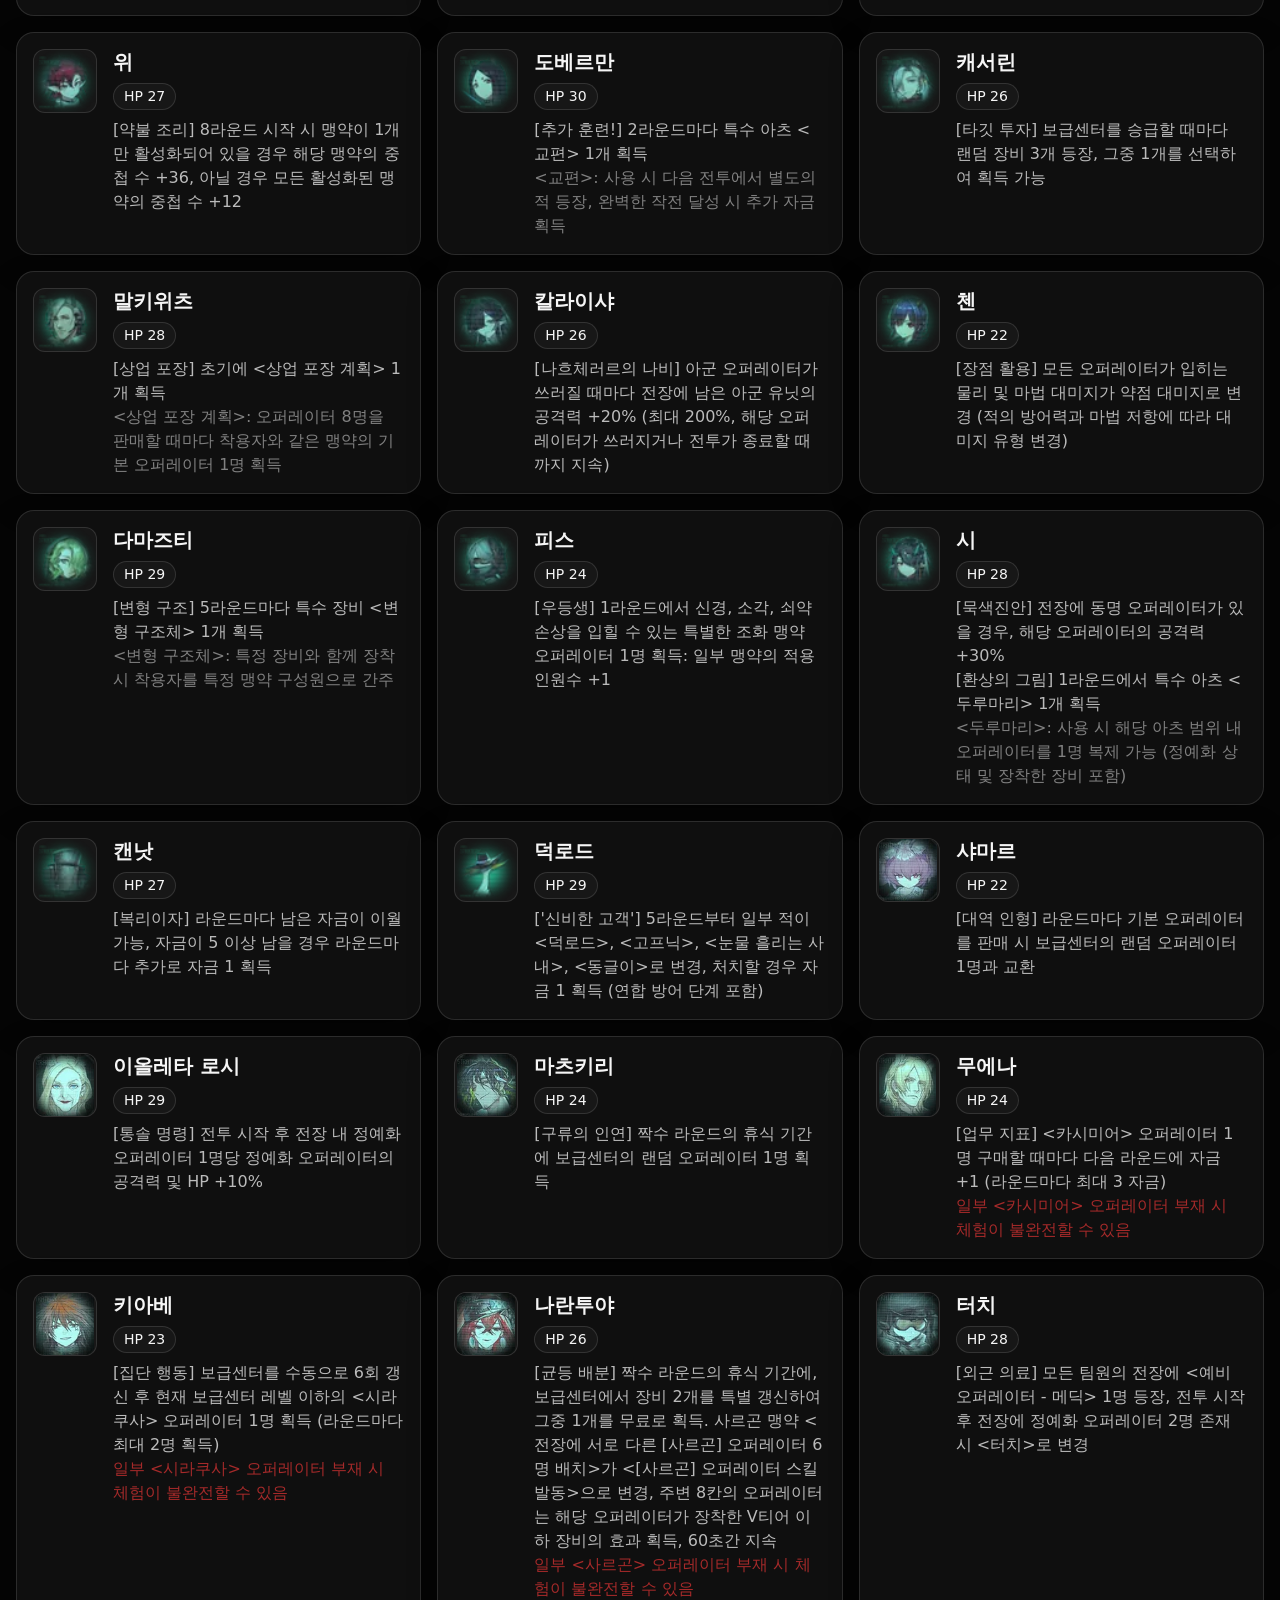
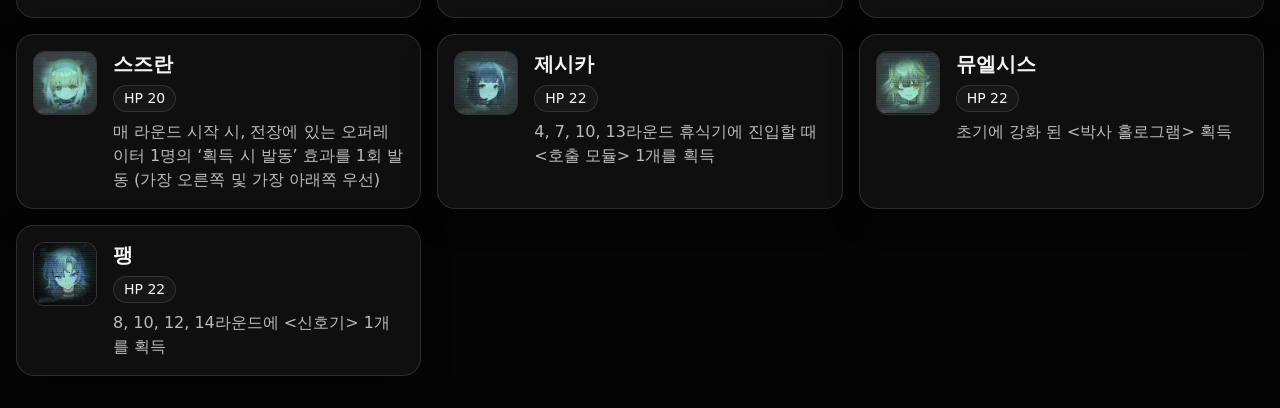
<file: season3kr.html>
<!doctype html>
<html lang="ko">
<head>
  <meta charset="UTF-8" />
  <meta name="viewport" content="width=device-width, initial-scale=1.0" />
  <title>위수 협의: 맹약</title>
  <script src="js/theme.js"></script>
  <style>
    :root {
      --bg: #050505;
      --surface: #0f0f0f;
      --surface-2: #171717;
      --surface-3: #202020;
      --topbar: rgba(5,5,5,0.94);
      --border: rgba(255,255,255,0.12);
      --border-strong: rgba(255,255,255,0.22);
      --text: #f5f5f5;
      --muted: #bbbbbb;
      --faint: #7c7c7c;
      --green: #2fe27b;
      --red: #ff5967;
      --on-bg: #ffffff;
      --on-text: #000000;
      --shadow: 0 12px 30px rgba(0,0,0,0.28);
      --radius-sm: 12px;
      --radius-md: 18px;
      --space-1: 4px;
      --space-2: 8px;
      --space-3: 12px;
      --space-4: 16px;
      --space-5: 20px;
      --space-6: 24px;
      --space-8: 32px;
      --header-h: 74px;
      --side-w: 88px;
      --avatar: 108px;
      --font: system-ui, -apple-system, 'Segoe UI', 'Malgun Gothic', 'Apple SD Gothic Neo', 'Noto Sans KR', sans-serif;
    }
    :root[data-theme="light"] {
      --bg: #f3f4f6;
      --surface: #ffffff;
      --surface-2: #f0f1f3;
      --surface-3: #e5e7ea;
      --topbar: rgba(243,244,246,0.94);
      --border: rgba(0,0,0,0.12);
      --border-strong: rgba(0,0,0,0.24);
      --text: #15171a;
      --muted: #4b5058;
      --faint: #7a7f87;
      --green: #0b8f48;
      --red: #d92d3a;
      --on-bg: #15171a;
      --on-text: #ffffff;
      --shadow: 0 6px 18px rgba(0,0,0,0.07);
    }
    * { box-sizing: border-box; }
    body { margin:0; background:var(--bg); color:var(--text); font-family:var(--font); line-height:1.5; }
    img { display:block; max-width:100%; }
    button { font: inherit; color:inherit; cursor: pointer; }
    a { color: inherit; }
    [hidden] { display:none !important; }
    .skip { position:absolute; left:-9999px; top:auto; }
    .skip:focus { left:12px; top:12px; z-index:999; background:var(--on-bg); color:var(--on-text); padding:8px 12px; }

    .topbar {
      position: sticky; top:0; z-index:50; height:var(--header-h);
      display:grid; grid-template-columns:var(--side-w) minmax(0,1fr) var(--side-w); align-items:center; gap:var(--space-4);
      padding:var(--space-3) var(--space-4); background:var(--topbar); border-bottom:1px solid var(--border); backdrop-filter: blur(10px);
    }
    .back-btn, .theme-btn {
      width:48px; height:48px; display:flex; align-items:center; justify-content:center;
      border-radius:999px; text-decoration:none; background:var(--surface); border:1px solid var(--border-strong);
    }
    [data-theme-slot] { display:flex; justify-content:flex-end; }
    .tabs { display:flex; justify-content:center; gap:var(--space-2); }
    .tab-btn {
      min-height:44px; padding:10px 16px; border-radius:999px; white-space:nowrap;
      border:1px solid var(--border); background:var(--surface);
    }
    .tab-btn.active { background:var(--on-bg); color:var(--on-text); border-color:var(--on-bg); }

    main { max-width:1280px; margin:0 auto; padding:var(--space-6) var(--space-4) var(--space-8); }
    .panel { display:none; }
    .panel.active { display:block; }
    .section-title { font-size:24px; font-weight:800; margin:0 0 var(--space-4); }
    .box {
      background:var(--surface); border:1px solid var(--border); border-radius:var(--radius-md);
      box-shadow:var(--shadow); padding:var(--space-4); margin-bottom:var(--space-6);
    }

    .strategy-list, .cards-grid, .gear-grid { display:grid; grid-template-columns:repeat(auto-fill, minmax(min(360px, 100%), 1fr)); gap:var(--space-4); }
    .strategy-card, .operator-card, .gear-card {
      background:var(--surface); border:1px solid var(--border); border-radius:var(--radius-md); box-shadow:var(--shadow); padding:var(--space-4);
    }
    .strategy-card { display:grid; grid-template-columns:64px minmax(0,1fr); gap:var(--space-4); align-items:start; }
    .operator-card { display:flex; flex-direction:column; gap:var(--space-3); }
    .operator-main, .gear-card { display:grid; grid-template-columns:var(--avatar) minmax(0,1fr); gap:var(--space-4); align-items:start; }
    .thumb, .avatar {
      width:100%; aspect-ratio:1/1; overflow:hidden; position:relative; border-radius:var(--radius-sm);
      background:var(--surface-2); border:1px solid var(--border); display:flex; align-items:center; justify-content:center;
    }
    .thumb { max-width:72px; }
    .thumb img, .avatar > img { width:100%; height:100%; object-fit:contain; }
    .name { font-size:20px; font-weight:800; line-height:1.3; }
    .sub, .muted { color:var(--muted); }
    .statline, .button-row, .inline-tags { display:flex; flex-wrap:wrap; gap:var(--space-2); }
    .statline { margin:var(--space-2) 0; }
    .pill, .tag-with-icon, .filter-chip, .synergy-btn, .reset-btn, .recipe-btn {
      display:inline-flex; align-items:center; gap:var(--space-2); min-height:40px; padding:6px 10px;
      border:1px solid var(--border); background:var(--surface-2); border-radius:var(--radius-sm);
    }
    .reset-btn { min-height:36px; padding:4px 12px; }
    .mini-pill { display:inline-flex; padding:2px 10px; border:1px solid var(--border); background:var(--surface-2); border-radius:999px; font-size:14px; }
    .filter-chip.active, .synergy-btn.active, .recipe-btn.active { background:var(--on-bg); color:var(--on-text); border-color:var(--on-bg); }
    .synergy-btn.banned { border-color:var(--red); color:var(--red); box-shadow: inset 0 0 0 1px var(--red); }
    .synergy-btn.banned img { filter:grayscale(1); opacity:.6; }
    .group-stack { display:grid; gap:var(--space-5); }
    .group-title, .tier-header { display:flex; align-items:center; gap:10px; font-weight:800; }
    .group-title { font-size:18px; margin-bottom:var(--space-2); }
    .tier-header { font-size:18px; margin-bottom:var(--space-3); }
    .tier-block, .sim-group { margin-bottom:var(--space-6); }
    .filter-title { color:var(--muted); font-size:14px; margin-bottom:6px; }
    .filter-body { display:grid; gap:var(--space-3); margin-top:var(--space-3); }
    details > summary { cursor:pointer; font-weight:700; list-style-position:inside; }
    .tier-badge { position:absolute; left:0; bottom:0; width:32px; height:32px; border-radius:0 8px 0 0; overflow:hidden; background:#000; border:1px solid rgba(255,255,255,0.26); }
    .tier-badge img { width:100%; height:100%; object-fit:cover; }
    .icon24, .icon28, .icon32 { object-fit:cover; border-radius:8px; border:1px solid var(--border); background:#26282b; flex:0 0 auto; }
    .icon24 { width:26px; height:26px; }
    .icon28 { width:30px; height:30px; }
    .icon32 { width:36px; height:36px; }
    .synergy-head { display:grid; grid-template-columns:120px minmax(0,1fr); gap:var(--space-4); margin-bottom:var(--space-4); }
    .synergy-head .thumb { max-width:120px; }
    .recipe-box { display:none; margin-top:var(--space-2); }
    .recipe-box.active { display:block; }
    .recipe-line { display:flex; align-items:center; gap:var(--space-2); overflow-x:auto; padding:6px 0; }
    .recipe-inline-img { width:44px; height:44px; object-fit:cover; border-radius:6px; border:1px solid var(--border); background:#26282b; flex:0 0 auto; }
    .recipe-btn-img { width:32px; height:32px; object-fit:cover; border-radius:4px; flex:0 0 auto; }
    .empty { color:var(--faint); padding:12px 0; }

    /* 시뮬레이션 */
    .sim-topline { display:flex; justify-content:space-between; align-items:center; gap:var(--space-3); flex-wrap:wrap; margin-bottom:var(--space-3); }
    .sim-topline .group-title { margin:0; }
    .sim-status { position:sticky; top:calc(var(--header-h) + 8px); z-index:30; padding:var(--space-3); }
    .sim-status .sim-topline { margin-bottom:var(--space-2); }
    .sim-count.full { color:var(--red); }
    .slot-grid { display:grid; grid-template-columns:repeat(9, minmax(0, 72px)); gap:var(--space-2); margin-bottom:var(--space-2); }
    .slot, .slot-empty { position:relative; aspect-ratio:1/1; border-radius:var(--radius-sm); border:1px solid var(--border); background:var(--surface-2); }
    .slot { cursor:pointer; }
    .slot > img.portrait { width:100%; height:100%; object-fit:cover; border-radius:inherit; }
    .slot-empty { border-style:dashed; }
    .slot .tier-badge { width:30%; height:30%; }
    .slot-x {
      position:absolute; top:-5px; right:-5px; width:22px; height:22px; padding:0; display:flex; align-items:center; justify-content:center;
      border-radius:50%; border:1px solid var(--border-strong); background:var(--surface-3); font-size:13px; line-height:1;
    }
    .slot-gear { position:absolute; right:2px; bottom:2px; width:34%; height:34%; border-radius:6px; border:1px solid var(--green); background:#26282b; object-fit:cover; }
    .status-grid { display:flex; flex-wrap:wrap; gap:6px; max-height:92px; overflow-y:auto; }
    .status-empty { color:var(--faint); font-size:14px; }
    .status-chip { display:flex; align-items:center; gap:6px; padding:3px 8px 3px 4px; border:1px solid var(--border); border-radius:10px; color:var(--muted); background:var(--surface-2); font-size:14px; white-space:nowrap; }
    .status-chip.active { color:var(--green); border-color:var(--green); }
    .status-chip .num { font-weight:800; font-variant-numeric:tabular-nums; }
    .status-chip .boost { font-size:12px; color:var(--green); }
    .pips { display:inline-flex; gap:2px; }
    .pips i { width:6px; height:6px; border-radius:50%; background:var(--surface-3); border:1px solid var(--border-strong); }
    .pips i.on { background:var(--green); border-color:var(--green); }
    .sim-filter { display:flex; flex-wrap:wrap; align-items:center; gap:var(--space-2); }
    .search-input { flex:1 1 180px; min-width:0; min-height:40px; padding:6px 12px; border-radius:var(--radius-sm); border:1px solid var(--border); background:var(--surface-2); color:var(--text); font:inherit; }
    .sim-op-grid { display:grid; grid-template-columns:repeat(auto-fill, minmax(74px, 1fr)); gap:10px; max-width:100%; }
    .sim-cell { position:relative; }
    .sim-op { display:block; width:100%; aspect-ratio:1/1; padding:0; position:relative; overflow:hidden; border-radius:14px; border:1px solid var(--border); background:var(--surface-2); }
    .sim-op > img { width:100%; height:100%; object-fit:cover; }
    .sim-op .tier-badge { width:24px; height:24px; }
    .sim-cell.selected .sim-op { box-shadow: inset 0 0 0 3px var(--green); border-color:var(--green); }
    .sim-cell.selected .sim-op > img { opacity:.72; }
    .sim-cell.banned .sim-op { border-color:var(--red); cursor:not-allowed; }
    .sim-cell.banned .sim-op > img { filter:grayscale(1); opacity:.35; }
    .sim-cell.maxed:not(.selected) .sim-op { opacity:.45; cursor:not-allowed; }
    .sim-info {
      position:absolute; top:2px; right:2px; width:18px; height:18px; padding:0; display:flex; align-items:center; justify-content:center;
      border-radius:50%; border:1px solid rgba(255,255,255,0.35); background:rgba(0,0,0,0.5); color:#fff; font-size:11px; font-weight:800; line-height:1;
    }
    .sim-info::after { content:''; position:absolute; inset:-6px; }

    dialog.sheet {
      width:min(520px, 100%); max-height:85vh; padding:var(--space-4); color:var(--text); background:var(--surface);
      border:1px solid var(--border-strong); border-radius:var(--radius-md); overflow:auto;
    }
    dialog.sheet::backdrop { background:rgba(0,0,0,0.55); }
    .sheet-head { display:grid; grid-template-columns:84px minmax(0,1fr) auto; gap:var(--space-3); align-items:start; margin-bottom:var(--space-3); }
    .sheet-close { width:36px; height:36px; padding:0; border-radius:50%; border:1px solid var(--border); background:var(--surface-2); }
    .sheet-section { margin-top:var(--space-4); }
    .sheet-action { width:100%; min-height:44px; margin-top:var(--space-4); border-radius:var(--radius-sm); border:1px solid var(--on-bg); background:var(--on-bg); color:var(--on-text); font-weight:700; }
    .sheet-action.remove { background:transparent; color:var(--red); border-color:var(--red); }
    .sheet-action:disabled { opacity:.45; cursor:not-allowed; }
    .gear-choice { display:flex; flex-wrap:wrap; gap:6px; }
    .gear-choice button { display:inline-flex; align-items:center; gap:6px; padding:4px 8px; border-radius:10px; border:1px solid var(--border); background:var(--surface-2); font-size:14px; }
    .gear-choice button.active { border-color:var(--green); color:var(--green); box-shadow:inset 0 0 0 1px var(--green); }
    .gear-choice button:disabled { opacity:.4; cursor:not-allowed; }

    @media (max-width: 900px) {
      :root { --header-h: 60px; --side-w: 44px; --avatar: 72px; }
      .topbar { gap:var(--space-2); padding:6px var(--space-2); }
      .back-btn, .theme-btn { width:42px; height:42px; }
      .tabs { justify-content:flex-start; overflow-x:auto; scrollbar-width:none; }
      .tabs::-webkit-scrollbar { display:none; }
      .tab-btn { min-height:38px; padding:6px 12px; }
      main { padding:var(--space-3) var(--space-3) var(--space-6); }
      .section-title { font-size:20px; margin-bottom:var(--space-3); }
      .box { padding:var(--space-3); margin-bottom:var(--space-4); }
      .strategy-card, .operator-card, .gear-card { padding:var(--space-3); }
      .operator-main, .gear-card { gap:var(--space-3); }
      .strategy-card { grid-template-columns:48px minmax(0,1fr); gap:var(--space-3); }
      .strategy-list, .cards-grid, .gear-grid { gap:var(--space-3); }
      .name { font-size:17px; }
      .strategy-card .muted, .trait { font-size:14px; }
      .tag-with-icon { min-height:32px; padding:2px 8px 2px 3px; font-size:14px; }
      .synergy-head { grid-template-columns:64px minmax(0,1fr); }
      .tier-badge { width:24px; height:24px; }
      .pill, .filter-chip, .synergy-btn, .recipe-btn { min-height:36px; padding:3px 8px 3px 4px; font-size:14px; }
      .sim-status { top:calc(var(--header-h) + 4px); padding:var(--space-2); }
      .sim-status .sim-topline { margin-bottom:6px; }
      .sim-status .group-title { font-size:15px; }
      .slot-grid { gap:5px; margin-bottom:6px; }
      .slot-x { width:18px; height:18px; top:-4px; right:-4px; font-size:11px; }
      .status-grid { flex-wrap:nowrap; overflow-x:auto; max-height:none; padding-bottom:2px; scrollbar-width:thin; }
      .status-chip { font-size:13px; flex:0 0 auto; }
      .status-chip .icon24 { width:22px; height:22px; }
      .sim-op-grid { grid-template-columns:repeat(auto-fill, minmax(60px, 1fr)); gap:7px; }
      .sim-op .tier-badge { width:20px; height:20px; }
      dialog.sheet { margin:auto auto 0; width:100%; max-width:100%; border-radius:var(--radius-md) var(--radius-md) 0 0; }
    }
  </style>
</head>
<body>
  <a class="skip" href="#content">본문으로 건너뛰기</a>
  <header class="topbar" aria-label="상단 고정 메뉴">
    <a class="back-btn" href="index.html" aria-label="시즌 선택으로 돌아가기">
      <svg width="24" height="24" viewBox="0 0 24 24" fill="none" stroke="currentColor" stroke-width="2.2" aria-hidden="true"><path d="M15 18l-6-6 6-6"/></svg>
    </a>
    <nav class="tabs" aria-label="탭 메뉴"></nav>
    <div data-theme-slot></div>
  </header>
  <main id="content">
    <section class="panel" data-panel="strategy"></section>
    <section class="panel" data-panel="synergy"></section>
    <section class="panel" data-panel="operators"></section>
    <section class="panel" data-panel="gear"></section>
    <section class="panel" data-panel="simulation"></section>
  </main>
  <dialog class="sheet" id="op-sheet" aria-label="오퍼레이터 특질"></dialog>

  <script type="module">
    import { data } from '/js/season3kr/data.js';

    const STORE_KEY = 'ac-state:season3kr';
    const MAX_SELECT = 9;
    // 변형 구조체(gear1) + 장비(gear2) = 맹약(oath). ID는 data.js 기준
    const recipeLines = [
      { gear1: 54, gear2: 16, oath: 1 },
      { gear1: 54, gear2: 9, oath: 2 },
      { gear1: 54, gear2: 1, oath: 3 },
      { gear1: 54, gear2: 38, oath: 4 },
      { gear1: 54, gear2: 32, oath: 5 },
      { gear1: 54, gear2: 19, oath: 6 },
      { gear1: 54, gear2: 13, oath: 7 },
      { gear1: 54, gear2: 31, oath: 8 },
      { gear1: 54, gear2: 14, oath: 12 },
      { gear1: 54, gear2: 2, oath: 13 },
      { gear1: 54, gear2: 23, oath: 14 },
      { gear1: 54, gear2: 6, oath: 16 },
      { gear1: 54, gear2: 17, oath: 17 },
      { gear1: 54, gear2: 20, oath: 21 },
    ];

    const tabs = [
      { key: 'strategy', label: '전략' },
      { key: 'synergy', label: '맹약' },
      { key: 'operators', label: '오퍼레이터' },
      { key: 'gear', label: '장비' },
      { key: 'simulation', label: '시뮬레이션' }
    ];

    const tierList = [1,2,3,4,5,6].map(n => ({ id: n, name: `${n}티어`, image: `images/stage${n}.webp` }));
    const tierMap = new Map(tierList.map(t => [String(t.id), t]));

    // 효과 문구의 "전장에 ... N명 배치"에서 추가 활성화 인원을 읽는다
    function breakpointsOf(required, effect) {
      const found = [...String(effect || '').matchAll(/전장에[^<>]*?(?:<span[^>]*>)?(\d+)(?:<\/span>)?\s*명?\s*배치/g)].map(m => Number(m[1]));
      return [...new Set([required, ...found])].filter(n => n > 0).sort((a, b) => a - b);
    }

    const oaths = (data?.oaths || []).map(o => ({
      ...o,
      key: String(o.id),
      type: o.type === 'core' ? 'core' : 'sub',
      required: Number(o.needCount || 0),
      description: o.effect || '',
      noBan: Boolean(o.noBan),
      breakpoints: breakpointsOf(Number(o.needCount || 0), o.effect)
    }));
    const oathNameMap = new Map(oaths.map(o => [o.name, o]));
    const oathKeyMap = new Map(oaths.map(o => [o.key, o]));
    const harmonyKey = oathNameMap.get('조화')?.key;

    const operators = (data?.operators || []).map(op => ({
      ...op,
      key: String(op.id),
      tier: Number(op.stage),
      synergies: (op.oaths || []).map(name => oathNameMap.get(name)?.key).filter(Boolean),
      class: op.class || '',
      traitLabel: op.trait || '',
      traitDescriptionText: op.traitDescription || ''
    }));
    const operatorMap = new Map(operators.map(op => [op.key, op]));

    const abilities = (data?.abilities || []).map(a => ({
      ...a,
      key: String(a.id),
      image: a.img,
      content: String(a.effect || '').replaceAll('<표준 시뮬레이션>', '<br><br><span class="sub">표준 시뮬레이션</span> ')
    }));

    const tools = (data?.tools || []).map(t => ({
      ...t,
      key: String(t.id),
      tier: Number(t.stage),
      image: t.img,
      effectText: t.effect || ''
    }));
    const toolMap = new Map(tools.map(t => [t.key, t]));

    const recipeImage = "images/조합법.webp";
    const hasClassField = operators.some(op => op.class);
    const traitValues = [...new Set(operators.map(op => op.traitLabel).filter(Boolean))];
    const classValues = [...new Set(operators.map(op => op.class).filter(Boolean))];
    const isWide = () => window.innerWidth > 900;

    const state = {
      tab: 'strategy',
      synergySelected: oaths[0]?.key || null,
      operatorFilters: { core:'all', sub:'all', tier:'all', class:'all', trait:'all' },
      gearTier: 'all',
      recipeOpen: false,
      simSelected: [],
      simBanned: [],
      simGear: {},
      simTier: 'all',
      simSearch: ''
    };

    // 새로고침해도 탭과 시뮬레이션 상태를 유지한다
    function loadState() {
      try {
        const saved = JSON.parse(localStorage.getItem(STORE_KEY) || '{}');
        if (tabs.some(t => t.key === saved.tab)) state.tab = saved.tab;
        state.simSelected = (saved.simSelected || []).filter(k => operatorMap.has(k)).slice(0, MAX_SELECT);
        state.simBanned = (saved.simBanned || []).filter(k => oathKeyMap.has(k) && !oathKeyMap.get(k).noBan);
        Object.entries(saved.simGear || {}).forEach(([opKey, oathKey]) => {
          if (state.simSelected.includes(opKey) && oathKeyMap.has(oathKey)) state.simGear[opKey] = oathKey;
        });
      } catch (e) {}
    }
    function saveState() {
      try {
        localStorage.setItem(STORE_KEY, JSON.stringify({ tab: state.tab, simSelected: state.simSelected, simBanned: state.simBanned, simGear: state.simGear }));
      } catch (e) {}
    }

    const $ = (sel, root=document) => root.querySelector(sel);
    const $$ = (sel, root=document) => [...root.querySelectorAll(sel)];

    const img = (src, cls='', alt='') => `<img src="${src}" class="${cls}" alt="${alt}" loading="lazy" decoding="async">`;
    const imgEager = (src, cls='', alt='') => `<img src="${src}" class="${cls}" alt="${alt}" decoding="async">`;
    const imgNow = (src, cls='', alt='') => `<img src="${src}" class="${cls}" alt="${alt}" decoding="sync">`;
    const tierImage = tier => tierMap.get(String(tier))?.image || `images/stage${tier}.webp`;
    const toNode = html => { const t = document.createElement('template'); t.innerHTML = html.trim(); return t.content.firstElementChild; };

    function synergyTags(ids=[]) {
      return ids.map(id => {
        const s = oathKeyMap.get(String(id));
        if (!s) return '';
        return `<span class="tag-with-icon">${img(s.img,'icon24',s.name)}<span>${s.name}</span></span>`;
      }).join('');
    }

    function strategyCard(s) {
      return `
        <article class="strategy-card">
          <div class="thumb">${img(s.image,'',s.name)}</div>
          <div>
            <div class="name">${s.name}</div>
            <div class="statline"><span class="mini-pill">HP ${s.hp ?? '-'}</span></div>
            <div class="muted">${s.content}</div>
          </div>
        </article>`;
    }

    function operatorCard(op) {
      return `
        <article class="operator-card">
          <div class="operator-main">
            <div class="avatar">
              ${img(op.img,'',op.name)}
              <span class="tier-badge">${img(tierImage(op.tier),'',`${op.tier}티어`)}</span>
            </div>
            <div>
              <div class="name">${op.name}</div>
              <div class="sub">${op.class || '-'}</div>
              <div style="margin-top:6px;"><span class="mini-pill">${op.traitLabel || '특질'}</span></div>
              <div class="trait" style="margin-top:6px;">${op.traitDescriptionText || ''}</div>
            </div>
          </div>
          <div class="inline-tags">${synergyTags(op.synergies)}</div>
        </article>`;
    }

    function gearCard(item) {
      return `
        <article class="gear-card">
          <div class="avatar">
            ${img(item.image,'',item.name)}
            <span class="tier-badge">${img(tierImage(item.tier),'',`${item.tier}티어`)}</span>
          </div>
          <div>
            <div class="name">${item.name}</div>
            <div class="trait" style="margin-top:6px;">${item.effectText}</div>
          </div>
        </article>`;
    }

    function renderTabs() {
      const nav = $('.tabs');
      nav.innerHTML = tabs.map(tab => `<button class="tab-btn" data-tab="${tab.key}">${tab.label}</button>`).join('');
      nav.addEventListener('click', e => {
        const btn = e.target.closest('[data-tab]');
        if (btn) showTab(btn.dataset.tab, true);
      });
    }

    function renderStrategy() {
      const panel = $('[data-panel="strategy"]');
      panel.innerHTML = `
        <h1 class="section-title">전략</h1>
        <div class="strategy-list">${abilities.map(strategyCard).join('') || '<div class="empty">전략 데이터가 없습니다.</div>'}</div>`;
    }

    function renderSynergy() {
      const panel = $('[data-panel="synergy"]');
      const core = oaths.filter(s => s.type === 'core');
      const sub = oaths.filter(s => s.type === 'sub');
      const btn = s => `<button class="synergy-btn" data-sel-synergy="${s.key}">${img(s.img,'icon28',s.name)}<span>${s.name}</span></button>`;
      panel.innerHTML = `
        <h2 class="section-title">맹약</h2>
        <div class="group-stack">
          <section>
            <div class="group-title">핵심 맹약</div>
            <div class="button-row">${core.map(btn).join('') || '<div class="empty">핵심 맹약 없음</div>'}</div>
          </section>
          <section>
            <div class="group-title">부가 맹약</div>
            <div class="button-row">${sub.map(btn).join('') || '<div class="empty">부가 맹약 없음</div>'}</div>
          </section>
          <section data-synergy-detail></section>
        </div>`;
      panel.addEventListener('click', e => {
        const b = e.target.closest('[data-sel-synergy]');
        if (!b) return;
        state.synergySelected = b.dataset.selSynergy;
        updateSynergy();
      });
      updateSynergy();
    }

    function updateSynergy() {
      const panel = $('[data-panel="synergy"]');
      const selected = oathKeyMap.get(String(state.synergySelected)) || oaths[0];
      $$('[data-sel-synergy]', panel).forEach(b => b.classList.toggle('active', b.dataset.selSynergy === selected?.key));
      const members = operators.filter(op => op.synergies.includes(selected?.key));
      $('[data-synergy-detail]', panel).innerHTML = selected ? `
        <div class="box">
          <div class="synergy-head">
            <div class="thumb">${img(selected.img,'',selected.name)}</div>
            <div>
              <div class="name">${selected.name}</div>
              <div class="statline"><span class="mini-pill">활성화 필요 인원 ${selected.required}</span></div>
              <div>${selected.description}</div>
            </div>
          </div>
          <div class="cards-grid">${members.map(operatorCard).join('') || '<div class="empty">해당 맹약 오퍼레이터가 없습니다.</div>'}</div>
        </div>` : '';
    }

    function renderOperators() {
      const panel = $('[data-panel="operators"]');
      const coreList = oaths.filter(s => s.type === 'core');
      const subList = oaths.filter(s => s.type === 'sub');
      const chip = (filter, value, body) => `<button class="filter-chip" data-filter="${filter}" data-value="${value}">${body}</button>`;
      const row = (title, filter, chips) => `
        <div>
          <div class="filter-title">${title}</div>
          <div class="button-row">${chip(filter, 'all', '전체')}${chips}</div>
        </div>`;
      panel.innerHTML = `
        <h2 class="section-title">오퍼레이터</h2>
        <details class="box" ${isWide() ? 'open' : ''}>
          <summary>필터 <span class="muted" data-filter-count></span></summary>
          <div class="filter-body">
            ${row('핵심 맹약', 'core', coreList.map(s => chip('core', s.key, `${img(s.img,'icon24',s.name)}<span>${s.name}</span>`)).join(''))}
            ${row('부가 맹약', 'sub', subList.map(s => chip('sub', s.key, `${img(s.img,'icon24',s.name)}<span>${s.name}</span>`)).join(''))}
            ${row('티어', 'tier', tierList.map(t => chip('tier', t.id, img(t.image,'icon24',t.name))).join(''))}
            ${hasClassField ? row('분류', 'class', classValues.map(c => chip('class', c, c)).join('')) : ''}
            ${row('특질', 'trait', traitValues.map(t => chip('trait', t, t)).join(''))}
            <div><button class="reset-btn" data-reset-operators>필터 초기화</button></div>
          </div>
        </details>
        <div data-operator-results></div>`;
      panel.addEventListener('click', e => {
        const btn = e.target.closest('[data-filter]');
        if (btn) {
          const { filter, value } = btn.dataset;
          state.operatorFilters[filter] = state.operatorFilters[filter] === value ? 'all' : value;
          updateOperators();
        } else if (e.target.closest('[data-reset-operators]')) {
          state.operatorFilters = { core:'all', sub:'all', tier:'all', class:'all', trait:'all' };
          updateOperators();
        }
      });
      updateOperators();
    }

    function updateOperators() {
      const panel = $('[data-panel="operators"]');
      const f = state.operatorFilters;
      $$('[data-filter]', panel).forEach(b => b.classList.toggle('active', String(f[b.dataset.filter]) === b.dataset.value));
      const applied = Object.values(f).filter(v => v !== 'all').length;
      $('[data-filter-count]', panel).textContent = applied ? `${applied}개 적용` : '';
      const filtered = operators.filter(op =>
        (f.core === 'all' || op.synergies.includes(f.core)) &&
        (f.sub === 'all' || op.synergies.includes(f.sub)) &&
        (f.tier === 'all' || String(op.tier) === String(f.tier)) &&
        (!hasClassField || f.class === 'all' || op.class === f.class) &&
        (f.trait === 'all' || op.traitLabel === f.trait));
      $('[data-operator-results]', panel).innerHTML = tierList.map(t => {
        const list = filtered.filter(op => String(op.tier) === String(t.id));
        if (!list.length) return '';
        return `<section class="tier-block"><div class="tier-header">${img(t.image,'icon32',t.name)}<span>${t.name}</span></div><div class="cards-grid">${list.map(operatorCard).join('')}</div></section>`;
      }).join('') || '<div class="empty">조건에 맞는 오퍼레이터가 없습니다.</div>';
    }

    function renderGear() {
      const panel = $('[data-panel="gear"]');
      const gearImage = id => toolMap.get(String(id))?.image || '';
      const oathImage = id => oathKeyMap.get(String(id))?.img || '';
      panel.innerHTML = `
        <h2 class="section-title">장비</h2>
        <section class="box filter-body" style="margin-top:0;">
          <div class="button-row">
            <button class="recipe-btn" data-recipe-toggle>
              ${recipeImage ? `<img src="${recipeImage}" class="recipe-btn-img" alt="">` : ''}
              <span>조합법</span>
            </button>
          </div>
          <div class="recipe-box" data-recipe-box>
            ${recipeLines.map(line => `
              <div class="recipe-line">
                ${img(gearImage(line.gear1),'recipe-inline-img')}
                <span>+</span>
                ${img(gearImage(line.gear2),'recipe-inline-img')}
                <span>=</span>
                ${img(oathImage(line.oath),'recipe-inline-img')}
              </div>
            `).join('')}
          </div>
          <div>
            <div class="filter-title">티어</div>
            <div class="button-row">
              <button class="filter-chip" data-gear-tier="all">전체</button>
              ${tierList.map(t => `<button class="filter-chip" data-gear-tier="${t.id}">${img(t.image,'icon24',t.name)}</button>`).join('')}
            </div>
          </div>
        </section>
        <div data-gear-results></div>`;
      panel.addEventListener('click', e => {
        if (e.target.closest('[data-recipe-toggle]')) {
          state.recipeOpen = !state.recipeOpen;
          updateGear();
        }
        const tierBtn = e.target.closest('[data-gear-tier]');
        if (tierBtn) {
          state.gearTier = tierBtn.dataset.gearTier;
          updateGear();
        }
      });
      updateGear();
    }

    function updateGear() {
      const panel = $('[data-panel="gear"]');
      $('[data-recipe-toggle]', panel).classList.toggle('active', state.recipeOpen);
      $('[data-recipe-box]', panel).classList.toggle('active', state.recipeOpen);
      $$('[data-gear-tier]', panel).forEach(b => b.classList.toggle('active', b.dataset.gearTier === String(state.gearTier)));
      const filtered = tools.filter(item => state.gearTier === 'all' || String(item.tier) === String(state.gearTier));
      $('[data-gear-results]', panel).innerHTML = tierList.map(t => {
        const items = filtered.filter(g => String(g.tier) === String(t.id));
        if (!items.length) return '';
        return `<section class="tier-block"><div class="tier-header">${img(t.image,'icon32',t.name)}<span>${t.name}</span></div><div class="gear-grid">${items.map(gearCard).join('')}</div></section>`;
      }).join('') || '<div class="empty">조건에 맞는 장비가 없습니다.</div>';
    }

    /* ---------- 시뮬레이션 ---------- */

    // 변형 구조체로 얻은 맹약과 조화의 인원 +1까지 반영한 인원수
    function getSelectedCounts() {
      const counts = new Map();
      state.simSelected.forEach(id => {
        const op = operatorMap.get(id);
        const ids = new Set(op?.synergies || []);
        const extra = state.simGear[id];
        if (extra) ids.add(extra);
        ids.forEach(sid => counts.set(sid, (counts.get(sid) || 0) + 1));
      });
      const boosted = new Set();
      const harmony = oathKeyMap.get(harmonyKey);
      if (harmony && (counts.get(harmonyKey) || 0) >= harmony.required) {
        oaths.filter(s => s.type === 'core' && counts.get(s.key) > 0).forEach(s => {
          counts.set(s.key, counts.get(s.key) + 1);
          boosted.add(s.key);
        });
      }
      return { counts, boosted };
    }

    function isOperatorBanned(op) {
      const syn = op.synergies || [];
      if (!state.simBanned.length) return false;
      return syn.length > 0 && syn.every(id => state.simBanned.includes(id));
    }

    const simRefs = { slots: new Map(), chips: new Map(), empties: [], cells: [], groups: [] };

    function renderSimulation() {
      const panel = $('[data-panel="simulation"]');
      const bannable = oaths.filter(s => !s.noBan);
      panel.innerHTML = `
        <h2 class="section-title">시뮬레이션</h2>
        <section class="box sim-status">
          <div class="sim-topline">
            <div class="group-title">선택 오퍼레이터 <span class="muted sim-count" data-sim-count></span></div>
            <button class="reset-btn" data-sim-reset>초기화</button>
          </div>
          <div class="slot-grid" data-slot-grid></div>
          <div class="status-grid" data-status-grid></div>
        </section>
        <details class="box" data-ban-box ${isWide() || state.simBanned.length ? 'open' : ''}>
          <summary>맹약 밴 <span class="muted" data-ban-count></span></summary>
          <div class="filter-body">
            <div class="button-row">
              ${bannable.map(s => `<button class="synergy-btn" data-ban-synergy="${s.key}">${img(s.img,'icon28',s.name)}<span>${s.name}</span></button>`).join('')}
            </div>
            <div><button class="reset-btn" data-ban-reset>밴 초기화</button></div>
          </div>
        </details>
        <section class="box sim-filter">
          <input class="search-input" type="search" placeholder="오퍼레이터 이름 검색" aria-label="오퍼레이터 이름 검색" data-sim-search>
          <button class="filter-chip" data-sim-tier="all">전체</button>
          ${tierList.map(t => `<button class="filter-chip" data-sim-tier="${t.id}" aria-label="${t.name}">${img(t.image,'icon24',t.name)}</button>`).join('')}
        </section>
        <div data-sim-list>
          ${oaths.map(s => {
            const list = operators.filter(op => op.synergies.includes(s.key));
            if (!list.length) return '';
            return `<section class="sim-group" data-sim-group><div class="tier-header">${img(s.img,'icon32',s.name)}<span>${s.name}</span></div><div class="sim-op-grid">${list.map(op => `
              <div class="sim-cell" data-cell="${op.key}">
                <button class="sim-op" data-sim-op="${op.key}" title="${op.name}" aria-label="${op.name} 선택">${imgEager(op.img,'',op.name)}<span class="tier-badge">${imgEager(tierImage(op.tier),'',`${op.tier}티어`)}</span></button>
                <button class="sim-info" data-op-info="${op.key}" aria-label="${op.name} 특질 보기">i</button>
              </div>`).join('')}</div></section>`;
          }).join('')}
        </div>`;

      simRefs.cells = $$('[data-cell]', panel).map(el => ({ el, op: operatorMap.get(el.dataset.cell), btn: $('.sim-op', el) }));
      simRefs.groups = $$('[data-sim-group]', panel).map(el => ({ el, cells: $$('[data-cell]', el) }));
      simRefs.empties = Array.from({ length: MAX_SELECT }, () => toNode('<div class="slot-empty" aria-hidden="true"></div>'));

      panel.addEventListener('click', onSimClick);
      panel.addEventListener('contextmenu', e => {
        const cell = e.target.closest('[data-cell]');
        if (!cell) return;
        e.preventDefault();
        openSheet(cell.dataset.cell);
      });
      $('[data-sim-search]', panel).addEventListener('input', e => {
        state.simSearch = e.target.value.trim();
        applySimFilter();
      });
      updateSimulation();
      applySimFilter();
    }

    function onSimClick(e) {
      const t = e.target;
      const remove = t.closest('[data-slot-remove]');
      if (remove) { toggleOperator(remove.dataset.slotRemove); return; }
      const slot = t.closest('[data-slot]');
      if (slot) { openSheet(slot.dataset.slot); return; }
      const info = t.closest('[data-op-info]');
      if (info) { openSheet(info.dataset.opInfo); return; }
      const opBtn = t.closest('[data-sim-op]');
      if (opBtn) { toggleOperator(opBtn.dataset.simOp); return; }
      const ban = t.closest('[data-ban-synergy]');
      if (ban) { toggleBan(ban.dataset.banSynergy); return; }
      const tier = t.closest('[data-sim-tier]');
      if (tier) {
        state.simTier = tier.dataset.simTier === state.simTier ? 'all' : tier.dataset.simTier;
        applySimFilter();
        return;
      }
      if (t.closest('[data-sim-reset]')) {
        state.simSelected = [];
        state.simGear = {};
        updateSimulation();
      } else if (t.closest('[data-ban-reset]')) {
        state.simBanned = [];
        updateSimulation();
      }
    }

    function toggleOperator(key) {
      if (state.simSelected.includes(key)) {
        state.simSelected = state.simSelected.filter(v => v !== key);
        delete state.simGear[key];
      } else {
        const op = operatorMap.get(key);
        if (state.simSelected.length >= MAX_SELECT || !op || isOperatorBanned(op)) return;
        state.simSelected = [...state.simSelected, key];
      }
      updateSimulation();
    }

    function toggleBan(id) {
      state.simBanned = state.simBanned.includes(id) ? state.simBanned.filter(v => v !== id) : [...state.simBanned, id];
      state.simSelected = state.simSelected.filter(key => {
        const keep = !isOperatorBanned(operatorMap.get(key));
        if (!keep) delete state.simGear[key];
        return keep;
      });
      updateSimulation();
    }

    function applySimFilter() {
      const panel = $('[data-panel="simulation"]');
      $$('[data-sim-tier]', panel).forEach(b => b.classList.toggle('active', b.dataset.simTier === String(state.simTier)));
      const q = state.simSearch.toLowerCase();
      simRefs.cells.forEach(({ el, op }) => {
        const tierPass = state.simTier === 'all' || String(op.tier) === String(state.simTier);
        el.hidden = !(tierPass && (!q || op.name.toLowerCase().includes(q)));
      });
      simRefs.groups.forEach(({ el, cells }) => { el.hidden = cells.every(c => c.hidden); });
    }

    function slotNode(key) {
      if (simRefs.slots.has(key)) return simRefs.slots.get(key);
      const op = operatorMap.get(key);
      const node = toNode(`
        <div class="slot" data-slot="${key}" title="${op.name}">
          ${imgNow(op.img,'portrait',op.name)}
          <span class="tier-badge">${imgNow(tierImage(op.tier),'',`${op.tier}티어`)}</span>
          <button class="slot-x" data-slot-remove="${key}" aria-label="${op.name} 선택 해제">✕</button>
        </div>`);
      simRefs.slots.set(key, node);
      return node;
    }

    function updateSlotGear(node, key) {
      const oath = oathKeyMap.get(state.simGear[key]);
      const cur = $('.slot-gear', node);
      if (!oath) { cur?.remove(); return; }
      if (cur?.dataset.oath === oath.key) return;
      cur?.remove();
      const icon = toNode(imgNow(oath.img, 'slot-gear', `변형 구조체: ${oath.name}`));
      icon.dataset.oath = oath.key;
      node.appendChild(icon);
    }

    function chipNode(s) {
      if (simRefs.chips.has(s.key)) return simRefs.chips.get(s.key);
      const node = toNode(`
        <div class="status-chip" title="${s.name}">
          ${imgNow(s.img,'icon24',s.name)}
          <span>${s.name}</span>
          <span class="num"></span>
          <span class="boost" title="조화로 인원 +1" hidden>+1</span>
          <span class="pips">${s.breakpoints.map(() => '<i></i>').join('')}</span>
        </div>`);
      simRefs.chips.set(s.key, node);
      return node;
    }

    function updateSimulation() {
      const panel = $('[data-panel="simulation"]');
      if (!panel.dataset.ready) return;
      const full = state.simSelected.length >= MAX_SELECT;
      const count = $('[data-sim-count]', panel);
      count.textContent = `${state.simSelected.length}/${MAX_SELECT}`;
      count.classList.toggle('full', full);

      const slots = state.simSelected.map(key => {
        const node = slotNode(key);
        updateSlotGear(node, key);
        return node;
      });
      $('[data-slot-grid]', panel).replaceChildren(...slots, ...simRefs.empties.slice(slots.length));

      const { counts, boosted } = getSelectedCounts();
      const present = oaths.filter(s => counts.get(s.key) > 0).map(s => {
        const n = counts.get(s.key);
        const level = s.breakpoints.filter(b => n >= b).length;
        return { s, n, level };
      }).sort((a, b) => b.level - a.level || b.n - a.n || (a.s.type === 'core' ? -1 : 1));
      const chips = present.map(({ s, n, level }) => {
        const node = chipNode(s);
        const next = s.breakpoints.find(b => b > n);
        $('.num', node).textContent = next ? `${n}/${next}` : `${n}`;
        $('.boost', node).hidden = !boosted.has(s.key);
        $$('.pips i', node).forEach((pip, i) => pip.classList.toggle('on', i < level));
        node.classList.toggle('active', level > 0);
        return node;
      });
      const grid = $('[data-status-grid]', panel);
      if (chips.length) grid.replaceChildren(...chips);
      else grid.replaceChildren(toNode('<div class="status-empty">오퍼레이터를 선택하면 맹약 현황이 표시됩니다.</div>'));

      $$('[data-ban-synergy]', panel).forEach(b => b.classList.toggle('banned', state.simBanned.includes(b.dataset.banSynergy)));
      $('[data-ban-count]', panel).textContent = state.simBanned.length ? `${state.simBanned.length}개` : '';

      simRefs.cells.forEach(({ el, op, btn }) => {
        const banned = isOperatorBanned(op);
        el.classList.toggle('selected', state.simSelected.includes(op.key));
        el.classList.toggle('banned', banned);
        el.classList.toggle('maxed', full);
        btn.disabled = banned;
      });
      saveState();
    }

    /* 특질 창 */
    const sheet = $('#op-sheet');

    function openSheet(key) {
      sheet.dataset.op = key;
      drawSheet();
      if (!sheet.open) sheet.showModal();
    }

    function drawSheet() {
      const key = sheet.dataset.op;
      const op = operatorMap.get(key);
      if (!op) return;
      const selected = state.simSelected.includes(key);
      const banned = isOperatorBanned(op);
      const canAdd = state.simSelected.length < MAX_SELECT && !banned;
      const gearChoice = selected && recipeLines.length ? `
        <div class="sheet-section">
          <div class="filter-title">변형 구조체로 얻을 맹약</div>
          <div class="gear-choice">
            <button class="${state.simGear[key] ? '' : 'active'}" data-gear-oath="">없음</button>
            ${recipeLines.map(line => {
              const oath = oathKeyMap.get(String(line.oath));
              const gear = toolMap.get(String(line.gear2));
              if (!oath) return '';
              const owned = op.synergies.includes(oath.key);
              return `<button class="${state.simGear[key] === oath.key ? 'active' : ''}" data-gear-oath="${oath.key}" ${owned ? 'disabled' : ''} title="${gear?.name || ''}">${imgNow(oath.img,'icon24',oath.name)}<span>${oath.name}</span></button>`;
            }).join('')}
          </div>
        </div>` : '';
      sheet.innerHTML = `
        <div class="sheet-head">
          <div class="avatar">${imgNow(op.img,'',op.name)}<span class="tier-badge">${imgNow(tierImage(op.tier),'',`${op.tier}티어`)}</span></div>
          <div>
            <div class="name">${op.name}</div>
            <div class="sub">${op.class || '-'}</div>
            <div style="margin-top:6px;"><span class="mini-pill">${op.traitLabel || '특질'}</span></div>
          </div>
          <button class="sheet-close" data-sheet-close aria-label="닫기">✕</button>
        </div>
        <div>${op.traitDescriptionText || ''}</div>
        <div class="inline-tags" style="margin-top:12px;">${synergyTags(op.synergies)}</div>
        ${gearChoice}
        <button class="sheet-action ${selected ? 'remove' : ''}" data-sheet-toggle ${selected || canAdd ? '' : 'disabled'}>
          ${selected ? '선택 해제' : banned ? '밴된 오퍼레이터' : canAdd ? '선택' : `${MAX_SELECT}명까지 선택 가능`}
        </button>`;
    }

    sheet.addEventListener('click', e => {
      const t = e.target;
      if (t === sheet || t.closest('[data-sheet-close]')) { sheet.close(); return; }
      if (t.closest('[data-sheet-toggle]')) {
        toggleOperator(sheet.dataset.op);
        drawSheet();
        return;
      }
      const g = t.closest('[data-gear-oath]');
      if (g && !g.disabled) {
        if (g.dataset.gearOath) state.simGear[sheet.dataset.op] = g.dataset.gearOath;
        else delete state.simGear[sheet.dataset.op];
        updateSimulation();
        drawSheet();
      }
    });

    /* 탭: 처음 여는 탭만 그린다 */
    const renderers = { strategy: renderStrategy, synergy: renderSynergy, operators: renderOperators, gear: renderGear, simulation: renderSimulation };

    function showTab(key, userAction) {
      state.tab = key;
      const panel = $(`[data-panel="${key}"]`);
      if (!panel.dataset.ready) {
        panel.dataset.ready = '1';
        renderers[key]();
      }
      $$('.panel').forEach(p => p.classList.toggle('active', p === panel));
      $$('[data-tab]').forEach(b => {
        const on = b.dataset.tab === key;
        b.classList.toggle('active', on);
        if (on && userAction) b.scrollIntoView({ inline: 'center', block: 'nearest' });
      });
      if (userAction) window.scrollTo(0, 0);
      saveState();
    }

    loadState();
    renderTabs();
    showTab(state.tab, false);
  </script>
</body>
</html>
</file>
